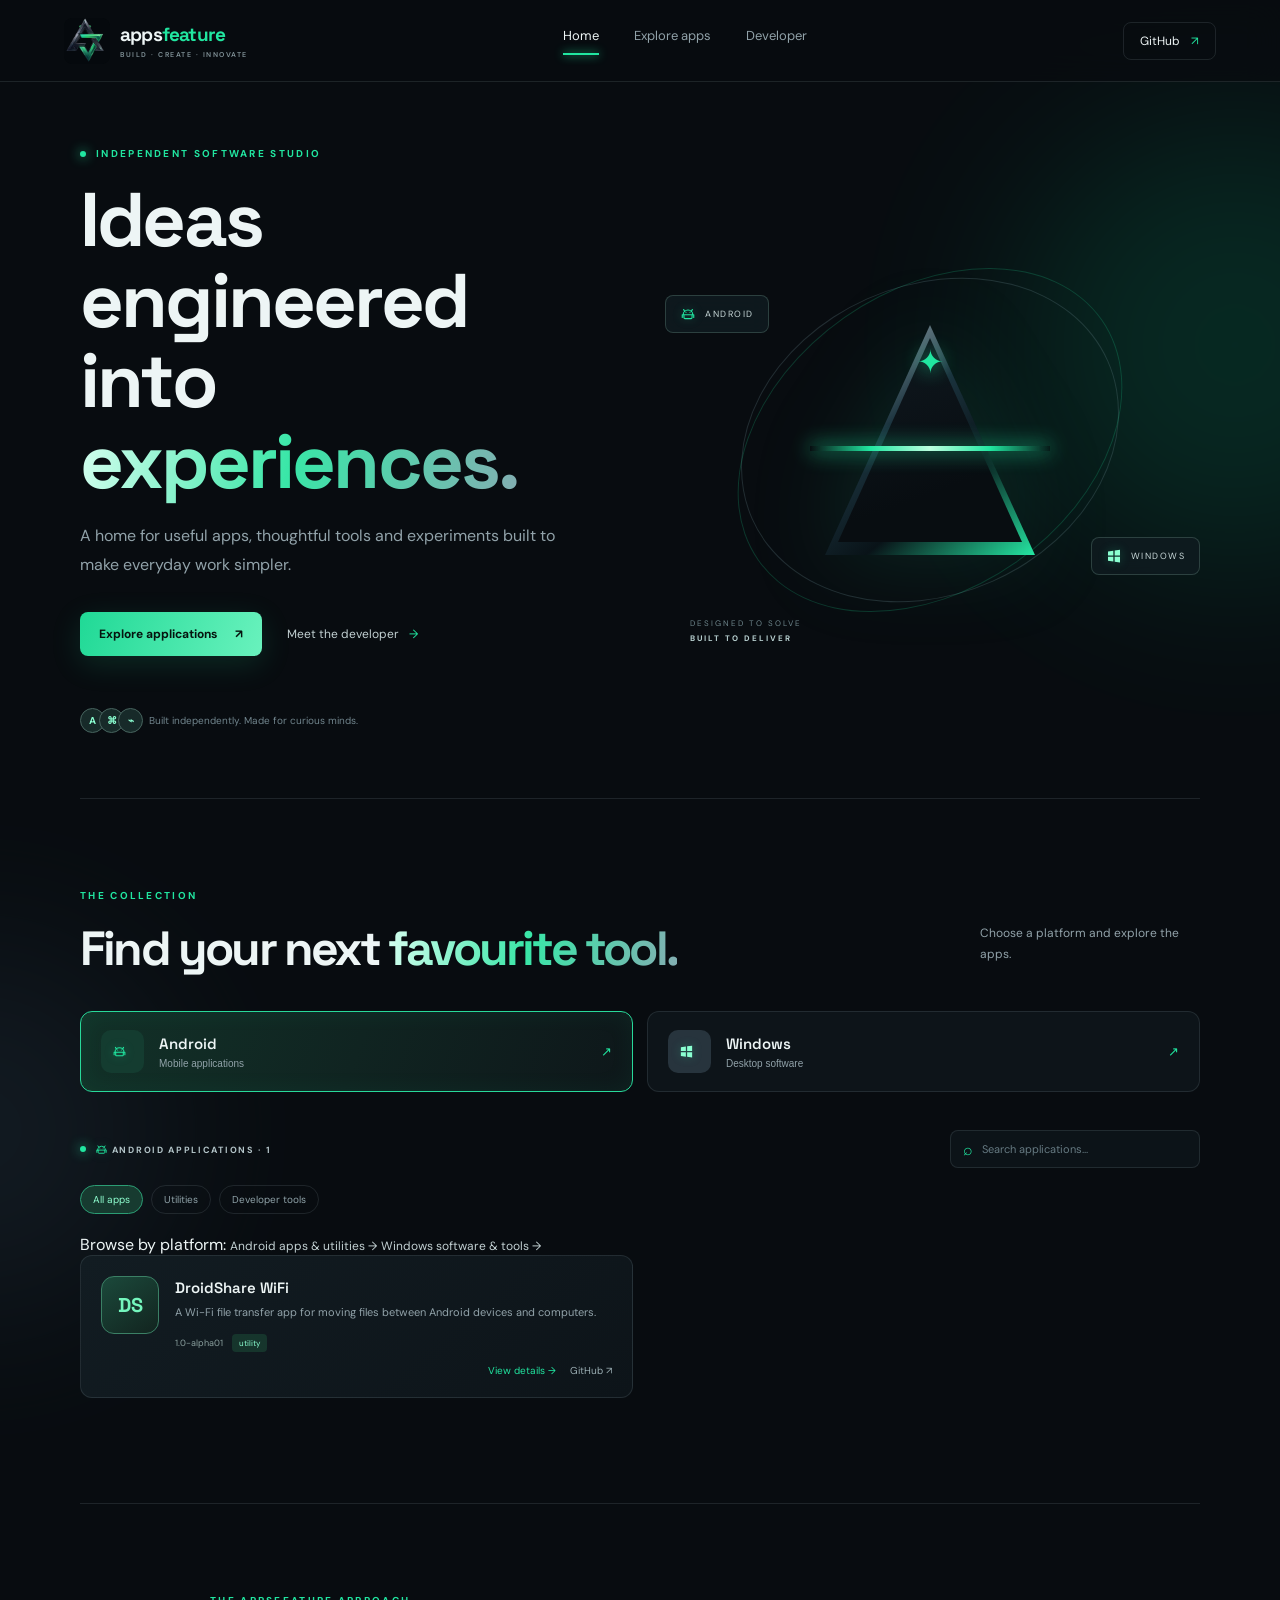
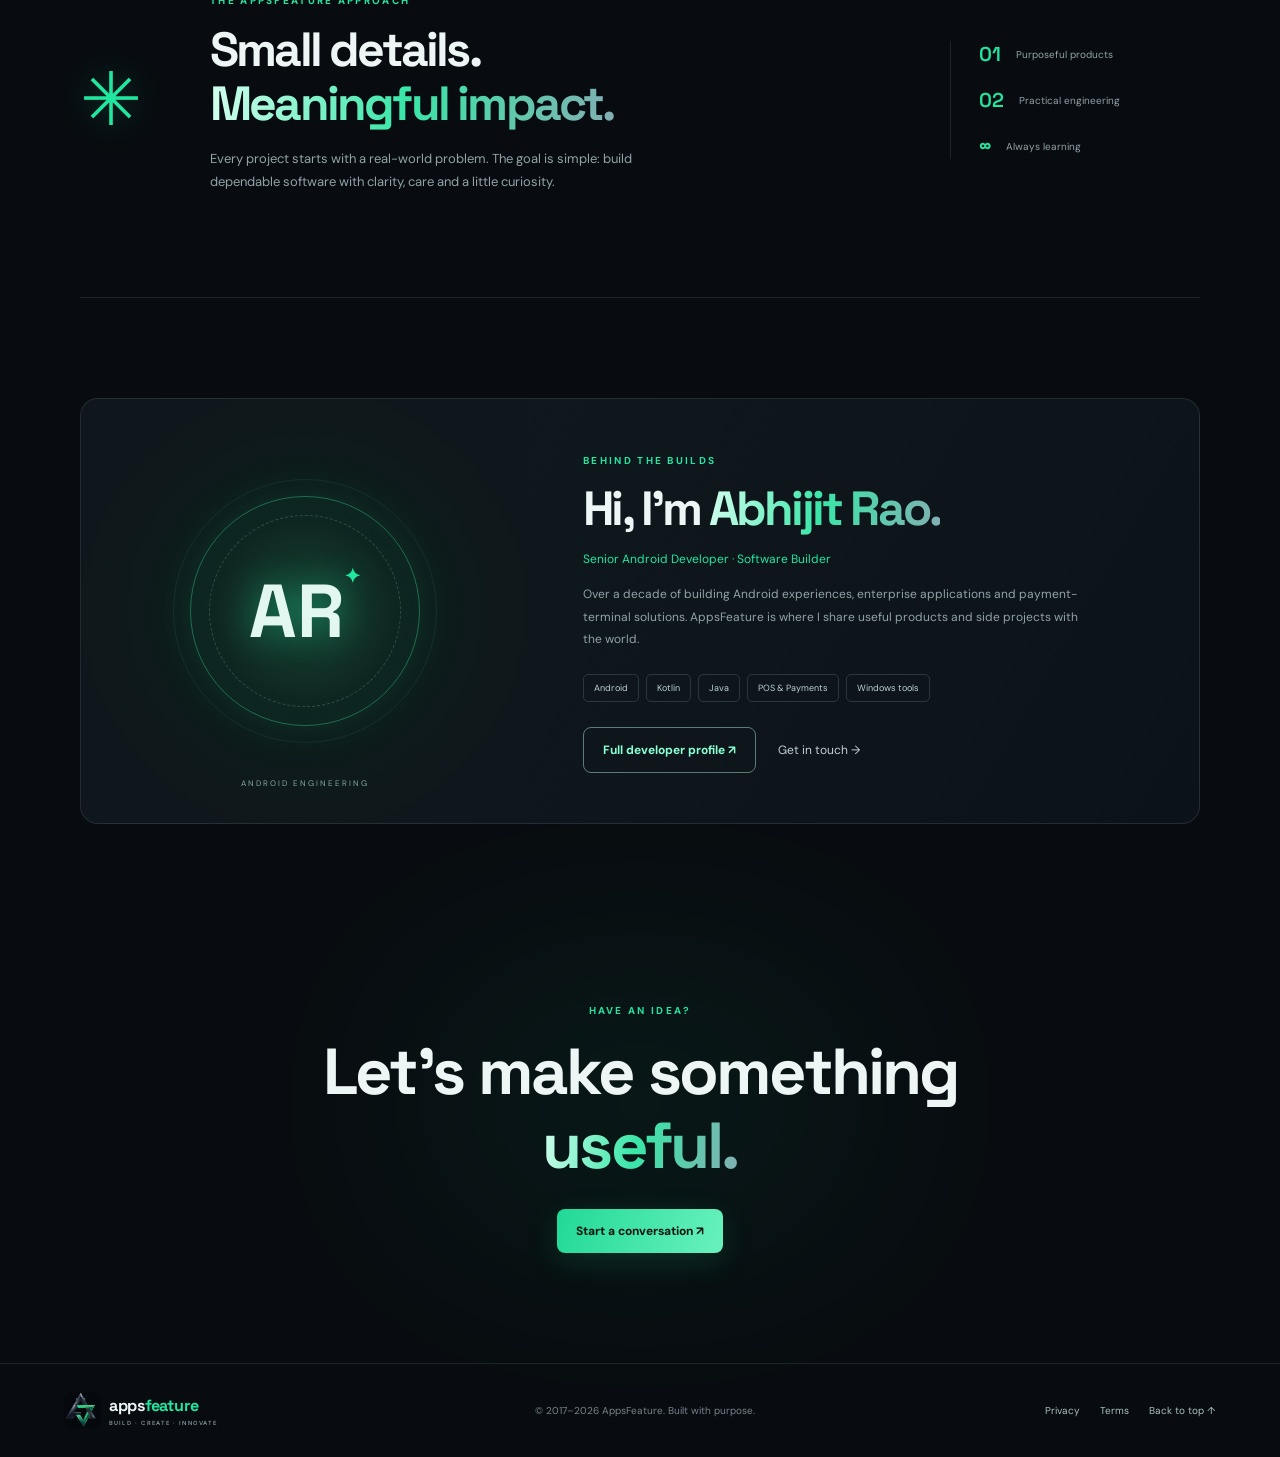
<file: index.html>
<!doctype html>
<html lang="en">
<head>
  <meta charset="utf-8"><meta name="viewport" content="width=device-width,initial-scale=1">
  <meta name="theme-color" content="#080c10"><meta name="description" content="Discover useful Android apps and Windows tools built independently by AppsFeature."><meta name="robots" content="index,follow"><link rel="canonical" href="https://appsfeature.com/"><meta property="og:type" content="website"><meta property="og:title" content="AppsFeature — Android Apps & Windows Tools"><meta property="og:description" content="Discover useful Android apps and Windows tools built independently by AppsFeature."><meta property="og:url" content="https://appsfeature.com/"><meta property="og:site_name" content="AppsFeature">
<meta property="og:image" content="https://appsfeature.com/assets/images/appsfeature-og.jpg"><meta property="og:image:secure_url" content="https://appsfeature.com/assets/images/appsfeature-og.jpg"><meta property="og:image:type" content="image/jpeg"><meta property="og:image:width" content="1200"><meta property="og:image:height" content="630"><meta property="og:image:alt" content="AppsFeature — Android Apps and Windows Tools"><meta name="twitter:image" content="https://appsfeature.com/assets/images/appsfeature-og.jpg"><meta name="twitter:image:alt" content="AppsFeature — Android Apps and Windows Tools"><meta name="twitter:card" content="summary_large_image"><meta name="twitter:title" content="AppsFeature — Android Apps & Windows Tools"><meta name="twitter:description" content="Discover useful Android apps and Windows tools built independently by AppsFeature.">
  <title>AppsFeature — Android Apps & Windows Tools</title>
  <link rel="preconnect" href="https://fonts.googleapis.com"><link rel="preconnect" href="https://fonts.gstatic.com" crossorigin>
  <link href="https://fonts.googleapis.com/css2?family=DM+Sans:wght@400;500;600;700&family=Space+Grotesk:wght@400;500;600;700&display=swap" rel="stylesheet">
  <link rel="icon" type="image/png" sizes="64x64" href="assets/images/favicon.png"><link rel="stylesheet" href="assets/css/style.css">
  <script type="application/ld+json">
  {
    "@context": "https://schema.org",
    "@type": "WebSite",
    "name": "AppsFeature",
    "url": "https://appsfeature.com/",
    "description": "Independent Android apps and Windows tools built by AppsFeature."
  }
  </script>
</head>
<body>
<div class="ambient ambient-one"></div><div class="ambient ambient-two"></div>
<header class="site-header"><a class="brand" href="#home" aria-label="AppsFeature home"><img class="brand-logo" src="assets/images/appsfeature-logo.png" alt="AppsFeature logo" width="46" height="46" decoding="async"><span>apps<span class="brand-accent">feature</span><small>BUILD · CREATE · INNOVATE</small></span></a>
<nav class="desktop-nav" id="primary-navigation"><a class="nav-link active" href="#home">Home</a><a class="nav-link" href="#apps">Explore apps</a><a class="nav-link" href="developer.html">Developer</a></nav>
<a class="header-cta" href="https://github.com/abhijitrao" target="_blank" rel="noreferrer">GitHub <span>↗</span></a><button class="menu-toggle" type="button" aria-label="Open navigation menu" aria-controls="primary-navigation" aria-expanded="false">☰</button></header>
<main id="home">
<section class="hero section-wrap"><div class="hero-copy"><div class="eyebrow"><i></i> INDEPENDENT SOFTWARE STUDIO</div><h1>Ideas engineered<br>into <span class="gradient-text">experiences.</span></h1><p class="hero-lead">A home for useful apps, thoughtful tools and experiments built to make everyday work simpler.</p><div class="hero-actions"><a class="button button-primary" href="#apps">Explore applications <span>↗</span></a><a class="text-link" href="developer.html">Meet the developer <span>→</span></a></div><div class="hero-proof"><div class="proof-avatars"><b>A</b><b>⌘</b><b>⌁</b></div><span>Built independently. Made for curious minds.</span></div></div>
<div class="hero-art" aria-label="Abstract AppsFeature geometric artwork"><div class="orbit orbit-a"></div><div class="orbit orbit-b"></div><div class="hero-core"><div class="core-triangle"></div><div class="core-line"></div><span class="core-spark">✦</span></div><div class="float-chip chip-android"><svg class="platform-brand-icon android-brand-icon" viewBox="0 0 24 24" aria-hidden="true"><path d="M7.2 8.2 5.5 5.4m13 0-1.7 2.8M4.8 13.1c0-4 3.2-7.1 7.2-7.1s7.2 3.1 7.2 7.1H4.8Zm1.1.2v4.1a1.5 1.5 0 0 0 1.5 1.5h9.2a1.5 1.5 0 0 0 1.5-1.5v-4.1M3.4 13.2v4.1m17.2-4.1v4.1M9 9.5h.01M15 9.5h.01"/></svg> ANDROID</div><div class="float-chip chip-windows"><svg class="platform-brand-icon windows-brand-icon" viewBox="0 0 24 24" aria-hidden="true"><path d="m3 5.2 8-1.1v7.2H3V5.2Zm10-1.4 8-1.1v8.6h-8V3.8ZM3 13h8v7.2l-8-1.1V13Zm10 0h8v8.6l-8-1.1V13Z"/></svg> WINDOWS</div><div class="art-caption">DESIGNED TO SOLVE<br><strong>BUILT TO DELIVER</strong></div></div></section>
<section class="platform-section section-wrap" id="apps"><div class="section-heading"><div><div class="eyebrow">THE COLLECTION</div><h2>Find your next <span class="gradient-text">favourite tool.</span></h2></div><p>Choose a platform and explore the apps.</p></div>
<div class="platform-tabs" role="tablist" aria-label="Application platform"><button class="platform-tab selected" role="tab" aria-selected="true" aria-controls="app-grid" tabindex="0" id="platform-android-tab" data-platform="android"><span class="platform-icon android-icon"><svg class="platform-brand-icon android-brand-icon" viewBox="0 0 24 24" aria-hidden="true"><path d="M7.2 8.2 5.5 5.4m13 0-1.7 2.8M4.8 13.1c0-4 3.2-7.1 7.2-7.1s7.2 3.1 7.2 7.1H4.8Zm1.1.2v4.1a1.5 1.5 0 0 0 1.5 1.5h9.2a1.5 1.5 0 0 0 1.5-1.5v-4.1M3.4 13.2v4.1m17.2-4.1v4.1M9 9.5h.01M15 9.5h.01"/></svg></span><span><strong>Android</strong><small>Mobile applications</small></span><span class="tab-arrow">↗</span></button><button class="platform-tab" role="tab" aria-selected="false" aria-controls="app-grid" tabindex="-1" id="platform-windows-tab" data-platform="windows"><span class="platform-icon windows-icon"><svg class="platform-brand-icon windows-brand-icon" viewBox="0 0 24 24" aria-hidden="true"><path d="m3 5.2 8-1.1v7.2H3V5.2Zm10-1.4 8-1.1v8.6h-8V3.8ZM3 13h8v7.2l-8-1.1V13Zm10 0h8v8.6l-8-1.1V13Z"/></svg></span><span><strong>Windows</strong><small>Desktop software</small></span><span class="tab-arrow">↗</span></button></div>
<div class="apps-toolbar"><div><span class="live-dot"></span><span id="result-label">ANDROID APPLICATIONS</span></div><label class="search-box"><span>⌕</span><input id="app-search" type="search" placeholder="Search applications..." aria-label="Search applications"></label></div>
<div class="category-row" id="category-row"><button class="category-chip active" data-category="all">All apps</button><button class="category-chip" data-category="utility">Utilities</button><button class="category-chip" data-category="developer">Developer tools</button></div>
<div class="platform-directory-links" aria-label="Browse platform collections"><span>Browse by platform:</span> <a class="text-link" href="android.html">Android apps & utilities →</a> <a class="text-link" href="windows.html">Windows software & tools →</a></div>
<div class="app-grid" id="app-grid" role="tabpanel" aria-labelledby="platform-android-tab" aria-live="polite" aria-label="Filtered applications"></div><div class="empty-state" id="empty-state" hidden>No apps match your search yet. Try another keyword.</div></section>
<section class="manifesto section-wrap"><div class="manifesto-symbol">✳</div><div><div class="eyebrow">THE APPSFEATURE APPROACH</div><h2>Small details.<br><span class="gradient-text">Meaningful impact.</span></h2><p>Every project starts with a real-world problem. The goal is simple: build dependable software with clarity, care and a little curiosity.</p></div><div class="manifesto-stats"><div><strong>01</strong><span>Purposeful products</span></div><div><strong>02</strong><span>Practical engineering</span></div><div><strong>∞</strong><span>Always learning</span></div></div></section>
<section class="developer-section section-wrap" id="developer"><div class="developer-card"><div class="developer-visual"><div class="developer-ring"></div><div class="developer-monogram">AR<span>✦</span></div><div class="developer-tag">ANDROID ENGINEERING</div></div><div class="developer-copy"><div class="eyebrow">BEHIND THE BUILDS</div><h2>Hi, I'm <span class="gradient-text">Abhijit Rao.</span></h2><p class="developer-role">Senior Android Developer · Software Builder</p><p>Over a decade of building Android experiences, enterprise applications and payment-terminal solutions. AppsFeature is where I share useful products and side projects with the world.</p><div class="skill-list"><span>Android</span><span>Kotlin</span><span>Java</span><span>POS & Payments</span><span>Windows tools</span></div><div class="developer-links"><a class="button button-outline" href="developer.html">Full developer profile ↗</a><a class="text-link" href="mailto:appsfeature@gmail.com">Get in touch →</a></div></div></div></section>
<section class="closing section-wrap"><div class="closing-glow"></div><div class="eyebrow">HAVE AN IDEA?</div><h2>Let's make something<br><span class="gradient-text">useful.</span></h2><a class="button button-primary" href="mailto:appsfeature@gmail.com">Start a conversation ↗</a></section>
</main>
<footer class="site-footer"><a class="brand footer-brand" href="#home"><img class="brand-logo" src="assets/images/appsfeature-logo.png" alt="AppsFeature logo" width="46" height="46" decoding="async"><span>apps<span class="brand-accent">feature</span><small>BUILD · CREATE · INNOVATE</small></span></a><span>© 2017–<span id="year"></span> AppsFeature. Built with purpose.</span><div class="footer-links"><a href="privacy.html">Privacy</a><a href="terms.html">Terms</a><a href="#home">Back to top ↑</a></div></footer>
<script src="assets/js/appsRepository.js"></script><script src="assets/js/main.js"></script>
</body></html>
</file>
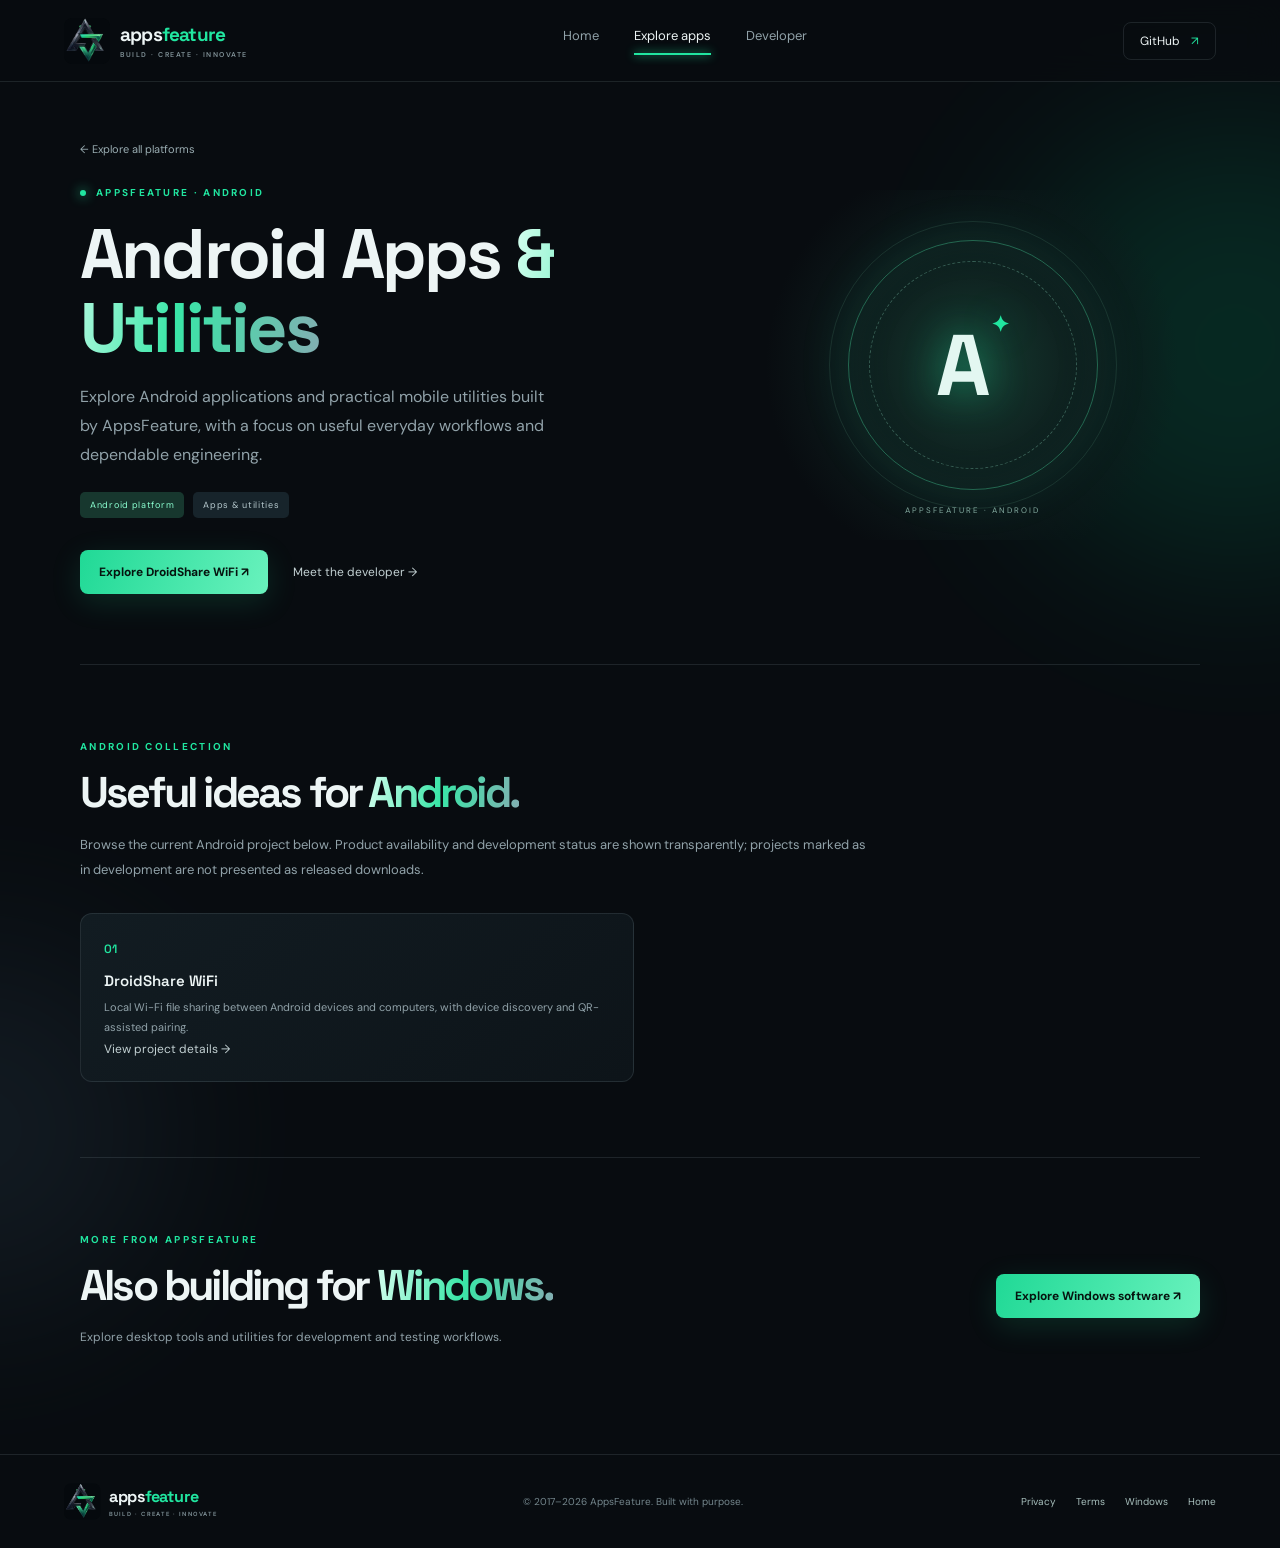
<file: android.html>
<!doctype html>
<html lang="en">
<head>
<meta charset="utf-8"><meta name="viewport" content="width=device-width,initial-scale=1"><meta name="theme-color" content="#080c10">
<meta name="description" content="Explore Android apps and utilities from AppsFeature, including DroidShare WiFi for local-network file sharing between Android devices and computers.">
<meta name="robots" content="index,follow"><link rel="canonical" href="https://appsfeature.com/android.html">
<meta property="og:type" content="website"><meta property="og:title" content="Android Apps & Utilities | AppsFeature"><meta property="og:description" content="Explore Android apps and practical utilities built by AppsFeature. Discover DroidShare WiFi and follow its development."><meta property="og:url" content="https://appsfeature.com/android.html"><meta property="og:site_name" content="AppsFeature"><meta property="og:image" content="https://appsfeature.com/assets/images/appsfeature-og.jpg">
<meta name="twitter:card" content="summary_large_image"><meta name="twitter:title" content="Android Apps & Utilities | AppsFeature"><meta name="twitter:description" content="Explore Android apps and practical utilities built by AppsFeature."><meta name="twitter:image" content="https://appsfeature.com/assets/images/appsfeature-og.jpg">
<title>Android Apps & Utilities | AppsFeature</title>
<link rel="preconnect" href="https://fonts.googleapis.com"><link rel="preconnect" href="https://fonts.gstatic.com" crossorigin><link href="https://fonts.googleapis.com/css2?family=DM+Sans:wght@400;500;600;700&family=Space+Grotesk:wght@400;500;600;700&display=swap" rel="stylesheet"><link rel="icon" type="image/png" sizes="64x64" href="assets/images/favicon.png"><link rel="stylesheet" href="assets/css/style.css">
<script type="application/ld+json">{"@context":"https://schema.org","@type":"CollectionPage","name":"Android Apps & Utilities","url":"https://appsfeature.com/android.html","description":"Android apps and practical utilities built by AppsFeature.","isPartOf":{"@type":"WebSite","name":"AppsFeature","url":"https://appsfeature.com/"},"mainEntity":{"@type":"ItemList","itemListElement":[{"@type":"ListItem","position":1,"name":"DroidShare WiFi","url":"https://appsfeature.com/droidshare-wifi.html"}]}}</script>
</head>
<body>
<div class="ambient ambient-one"></div><div class="ambient ambient-two"></div>
<header class="site-header"><a class="brand" href="index.html" aria-label="AppsFeature home"><img class="brand-logo" src="assets/images/appsfeature-logo.png" alt="AppsFeature logo" width="46" height="46" decoding="async"><span>apps<span class="brand-accent">feature</span><small>BUILD · CREATE · INNOVATE</small></span></a><nav class="desktop-nav" id="primary-navigation"><a class="nav-link" href="index.html">Home</a><a class="nav-link active" href="index.html#apps">Explore apps</a><a class="nav-link" href="developer.html">Developer</a></nav><a class="header-cta" href="https://github.com/abhijitrao" target="_blank" rel="noopener noreferrer">GitHub <span>↗</span></a><button class="menu-toggle" type="button" aria-label="Open navigation menu" aria-controls="primary-navigation" aria-expanded="false">☰</button></header>
<main class="product-page section-wrap">
<section class="product-hero"><div class="product-intro"><a class="back-link" href="index.html#apps">← Explore all platforms</a><div class="eyebrow"><i></i> APPSFEATURE · ANDROID</div><h1>Android Apps <span class="gradient-text">& Utilities</span></h1><p class="hero-lead">Explore Android applications and practical mobile utilities built by AppsFeature, with a focus on useful everyday workflows and dependable engineering.</p><div class="product-status-row"><span class="product-status">Android platform</span><span class="product-platform">Apps & utilities</span></div><div class="hero-actions"><a class="button button-primary" href="droidshare-wifi.html">Explore DroidShare WiFi ↗</a><a class="text-link" href="developer.html">Meet the developer →</a></div></div><div class="product-visual"><div class="product-visual-orbit"></div><div class="product-monogram">A<span>✦</span></div><div class="product-visual-caption">APPSFEATURE · ANDROID</div></div></section>
<section class="product-section"><div class="eyebrow">ANDROID COLLECTION</div><h2>Useful ideas for <span class="gradient-text">Android.</span></h2><p class="product-copy">Browse the current Android project below. Product availability and development status are shown transparently; projects marked as in development are not presented as released downloads.</p><div class="product-feature-grid"><article class="product-feature"><span>01</span><h3>DroidShare WiFi</h3><p>Local Wi-Fi file sharing between Android devices and computers, with device discovery and QR-assisted pairing.</p><a class="text-link" href="droidshare-wifi.html">View project details →</a></article></div></section>
<section class="product-cta"><div><div class="eyebrow">MORE FROM APPSFEATURE</div><h2>Also building for <span class="gradient-text">Windows.</span></h2><p>Explore desktop tools and utilities for development and testing workflows.</p></div><a class="button button-primary" href="windows.html">Explore Windows software ↗</a></section>
</main>
<footer class="site-footer"><a class="brand footer-brand" href="index.html"><img class="brand-logo" src="assets/images/appsfeature-logo.png" alt="AppsFeature logo" width="46" height="46" decoding="async"><span>apps<span class="brand-accent">feature</span><small>BUILD · CREATE · INNOVATE</small></span></a><span>© 2017–<span id="year"></span> AppsFeature. Built with purpose.</span><div class="footer-links"><a href="privacy.html">Privacy</a><a href="terms.html">Terms</a><a href="windows.html">Windows</a><a href="index.html">Home</a></div></footer>
<script>document.getElementById("year").textContent=new Date().getFullYear();const menu=document.querySelector(".menu-toggle"),nav=document.querySelector(".desktop-nav");function closeMenu(){nav.classList.remove("open");menu.setAttribute("aria-expanded","false");menu.setAttribute("aria-label","Open navigation menu")}menu.addEventListener("click",()=>{const open=nav.classList.toggle("open");menu.setAttribute("aria-expanded",String(open));menu.setAttribute("aria-label",open?"Close navigation menu":"Open navigation menu")});nav.querySelectorAll("a").forEach(a=>a.addEventListener("click",closeMenu));document.addEventListener("keydown",e=>{if(e.key==="Escape")closeMenu()});</script>
</body></html>
</file>
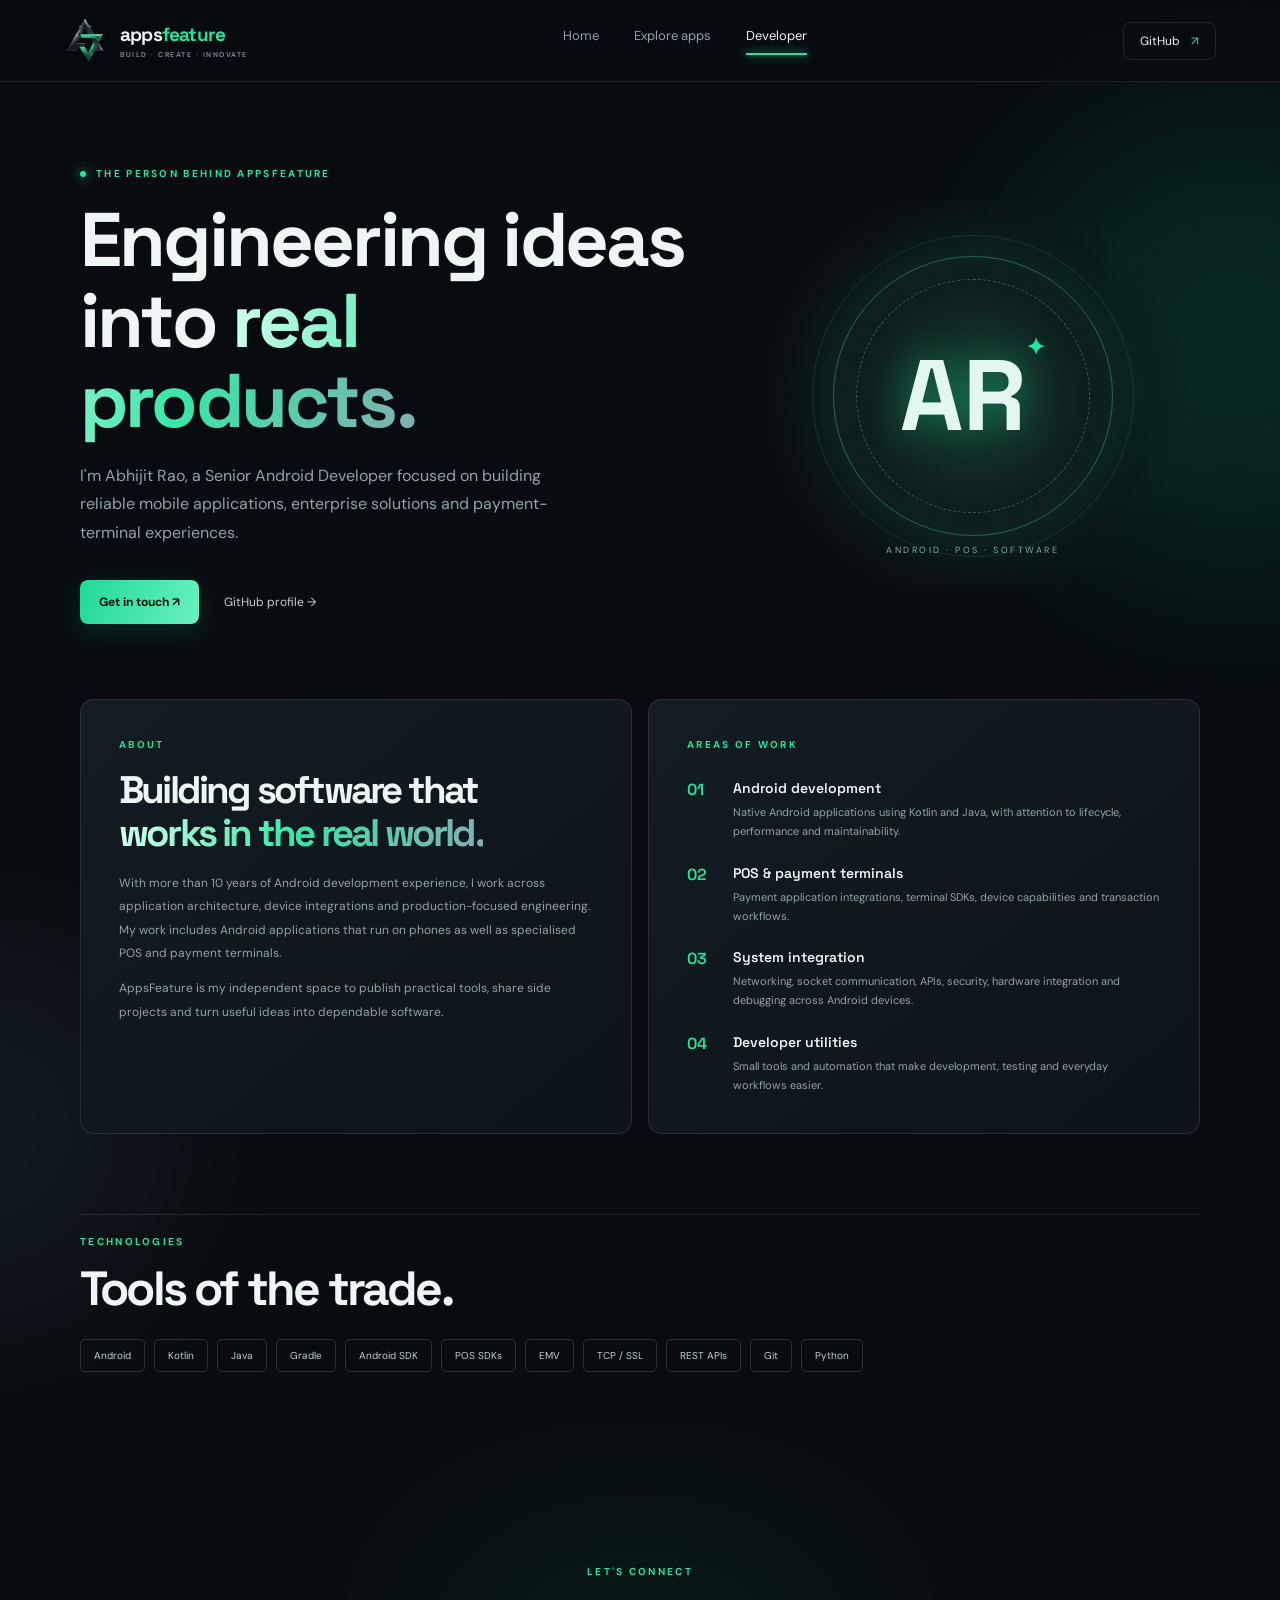
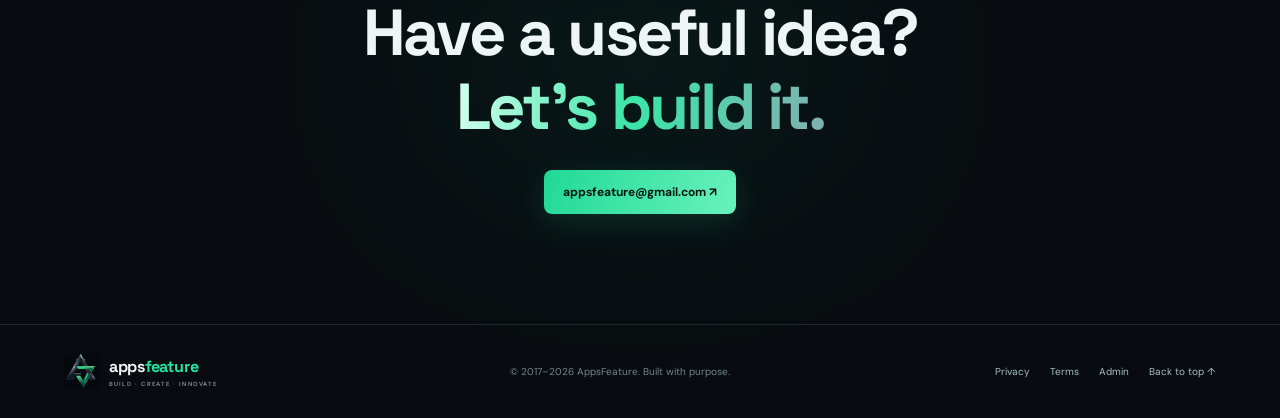
<file: developer.html>
<!doctype html>
<html lang="en">
<head>
  <meta charset="utf-8"><meta name="viewport" content="width=device-width,initial-scale=1">
  <meta name="theme-color" content="#080c10"><meta name="robots" content="index,follow"><link rel="canonical" href="https://appsfeature.com/developer.html"><meta property="og:type" content="profile"><meta property="og:title" content="Abhijit Rao — Senior Android Developer"><meta property="og:description" content="Meet Abhijit Rao, a Senior Android Developer building Android applications, POS software and payment-terminal solutions."><meta property="og:url" content="https://appsfeature.com/developer.html"><meta property="og:site_name" content="AppsFeature">
<meta property="og:image" content="https://appsfeature.com/assets/images/appsfeature-og.jpg"><meta property="og:image:secure_url" content="https://appsfeature.com/assets/images/appsfeature-og.jpg"><meta property="og:image:type" content="image/jpeg"><meta property="og:image:width" content="1200"><meta property="og:image:height" content="630"><meta property="og:image:alt" content="AppsFeature — Android Apps and Windows Tools"><meta name="twitter:image" content="https://appsfeature.com/assets/images/appsfeature-og.jpg"><meta name="twitter:image:alt" content="AppsFeature — Android Apps and Windows Tools"><meta name="twitter:card" content="summary_large_image"><meta name="twitter:title" content="Abhijit Rao — Senior Android Developer"><meta name="twitter:description" content="Meet Abhijit Rao, a Senior Android Developer building Android applications, POS software and payment-terminal solutions.">
  <meta name="description" content="Meet Abhijit Rao — Senior Android Developer building Android, POS and payment-terminal software.">
  <title>Abhijit Rao — Senior Android Developer | AppsFeature</title>
  <link rel="preconnect" href="https://fonts.googleapis.com"><link rel="preconnect" href="https://fonts.gstatic.com" crossorigin>
  <link href="https://fonts.googleapis.com/css2?family=DM+Sans:wght@400;500;600;700&family=Space+Grotesk:wght@400;500;600;700&display=swap" rel="stylesheet">
  <link rel="icon" type="image/png" sizes="64x64" href="assets/images/favicon.png"><link rel="stylesheet" href="assets/css/style.css">
  <script type="application/ld+json">
  {
    "@context": "https://schema.org",
    "@type": "Person",
    "name": "Abhijit Rao",
    "jobTitle": "Senior Android Developer",
    "url": "https://appsfeature.com/developer.html",
    "sameAs": [
      "https://github.com/abhijitrao"
    ],
    "knowsAbout": [
      "Android development",
      "Kotlin",
      "Java",
      "Point of Sale systems",
      "Payment terminal software"
    ]
  }
  </script>
</head>
<body>
<div class="ambient ambient-one"></div><div class="ambient ambient-two"></div>
<header class="site-header">
  <a class="brand" href="index.html" aria-label="AppsFeature home"><img class="brand-logo" src="assets/images/appsfeature-logo.png" alt="AppsFeature logo" width="46" height="46" decoding="async"><span>apps<span class="brand-accent">feature</span><small>BUILD · CREATE · INNOVATE</small></span></a>
  <nav class="desktop-nav" id="primary-navigation"><a class="nav-link" href="index.html">Home</a><a class="nav-link" href="index.html#apps">Explore apps</a><a class="nav-link active" href="developer.html">Developer</a></nav>
  <a class="header-cta" href="https://github.com/abhijitrao" target="_blank" rel="noreferrer">GitHub <span>↗</span></a><button class="menu-toggle" type="button" aria-label="Open navigation menu" aria-controls="primary-navigation" aria-expanded="false">☰</button>
</header>
<main class="profile-page">
  <section class="profile-hero section-wrap">
    <div class="profile-intro">
      <div class="eyebrow"><i></i> THE PERSON BEHIND APPSFEATURE</div>
      <h1>Engineering ideas<br>into <span class="gradient-text">real products.</span></h1>
      <p class="hero-lead">I'm Abhijit Rao, a Senior Android Developer focused on building reliable mobile applications, enterprise solutions and payment-terminal experiences.</p>
      <div class="hero-actions"><a class="button button-primary" href="mailto:appsfeature@gmail.com">Get in touch ↗</a><a class="text-link" href="https://github.com/abhijitrao" target="_blank" rel="noreferrer">GitHub profile →</a></div>
    </div>
    <div class="profile-identity">
      <div class="profile-orbit"></div><div class="profile-initials">AR<span>✦</span></div>
      <div class="profile-identity-caption">ANDROID · POS · SOFTWARE</div>
    </div>
  </section>
  <section class="profile-content section-wrap">
    <article class="profile-panel">
      <div class="eyebrow">ABOUT</div><h2>Building software that<br><span class="gradient-text">works in the real world.</span></h2>
      <p>With more than 10 years of Android development experience, I work across application architecture, device integrations and production-focused engineering. My work includes Android applications that run on phones as well as specialised POS and payment terminals.</p>
      <p>AppsFeature is my independent space to publish practical tools, share side projects and turn useful ideas into dependable software.</p>
    </article>
    <article class="profile-panel">
      <div class="eyebrow">AREAS OF WORK</div><div class="profile-skills">
        <div><span class="skill-index">01</span><div><h3>Android development</h3><p>Native Android applications using Kotlin and Java, with attention to lifecycle, performance and maintainability.</p></div></div>
        <div><span class="skill-index">02</span><div><h3>POS & payment terminals</h3><p>Payment application integrations, terminal SDKs, device capabilities and transaction workflows.</p></div></div>
        <div><span class="skill-index">03</span><div><h3>System integration</h3><p>Networking, socket communication, APIs, security, hardware integration and debugging across Android devices.</p></div></div>
        <div><span class="skill-index">04</span><div><h3>Developer utilities</h3><p>Small tools and automation that make development, testing and everyday workflows easier.</p></div></div>
      </div>
    </article>
  </section>
  <section class="profile-stack section-wrap">
    <div><div class="eyebrow">TECHNOLOGIES</div><h2>Tools of the trade.</h2></div>
    <div class="skill-list"><span>Android</span><span>Kotlin</span><span>Java</span><span>Gradle</span><span>Android SDK</span><span>POS SDKs</span><span>EMV</span><span>TCP / SSL</span><span>REST APIs</span><span>Git</span><span>Python</span></div>
  </section>
  <section class="closing section-wrap"><div class="closing-glow"></div><div class="eyebrow">LET'S CONNECT</div><h2>Have a useful idea?<br><span class="gradient-text">Let's build it.</span></h2><a class="button button-primary" href="mailto:appsfeature@gmail.com">appsfeature@gmail.com ↗</a></section>
</main>
<footer class="site-footer"><a class="brand footer-brand" href="index.html"><img class="brand-logo" src="assets/images/appsfeature-logo.png" alt="AppsFeature logo" width="46" height="46" decoding="async"><span>apps<span class="brand-accent">feature</span><small>BUILD · CREATE · INNOVATE</small></span></a><span>© 2017–<span id="year"></span> AppsFeature. Built with purpose.</span><div class="footer-links"><a href="privacy.html">Privacy</a><a href="terms.html">Terms</a><a href="https://admin.appsfeature.com/admin.html">Admin</a><a href="#">Back to top ↑</a></div></footer>
<script>document.getElementById("year").textContent=new Date().getFullYear();const menu=document.querySelector(".menu-toggle"),nav=document.querySelector(".desktop-nav");function closeMenu(){nav.classList.remove("open");menu.setAttribute("aria-expanded","false");menu.setAttribute("aria-label","Open navigation menu")}menu.addEventListener("click",()=>{const open=nav.classList.toggle("open");menu.setAttribute("aria-expanded",String(open));menu.setAttribute("aria-label",open?"Close navigation menu":"Open navigation menu")});nav.querySelectorAll("a").forEach(a=>a.addEventListener("click",closeMenu));document.addEventListener("keydown",e=>{if(e.key==="Escape")closeMenu()});</script>
</body></html>
</file>
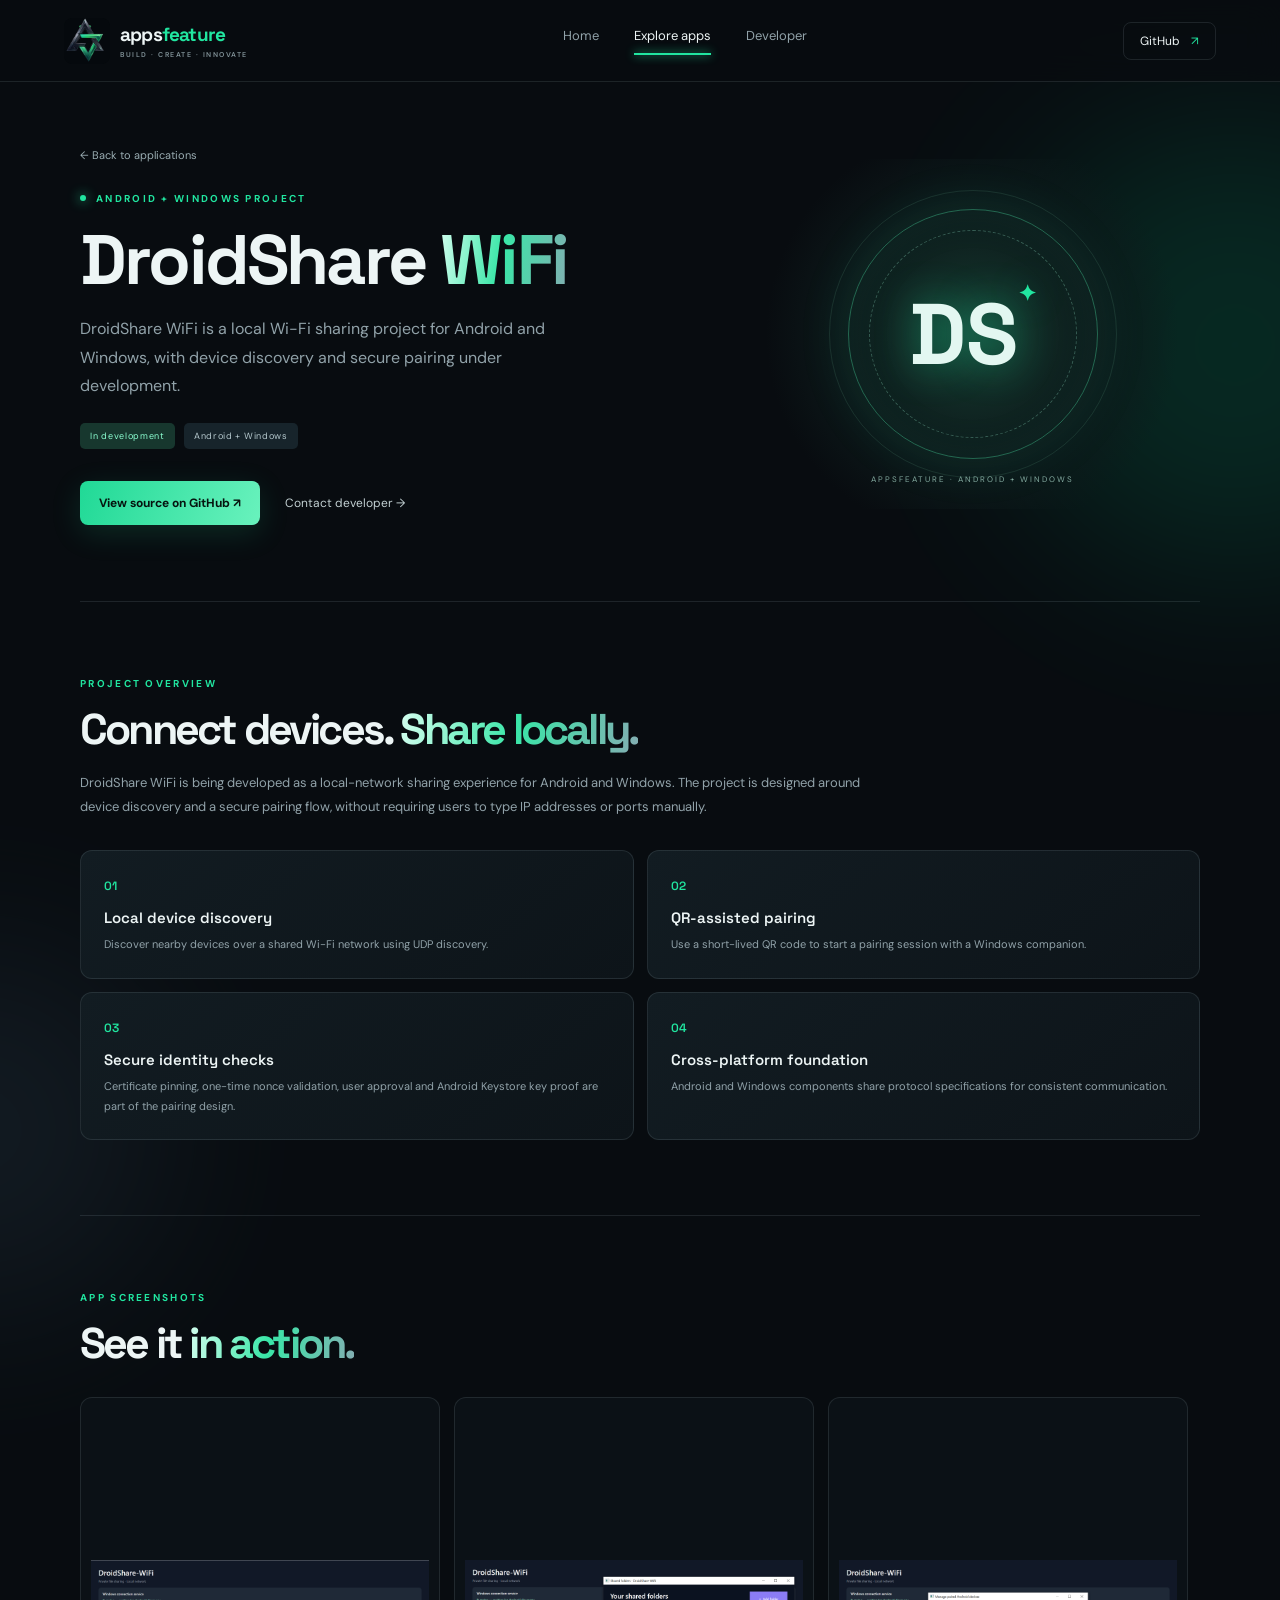
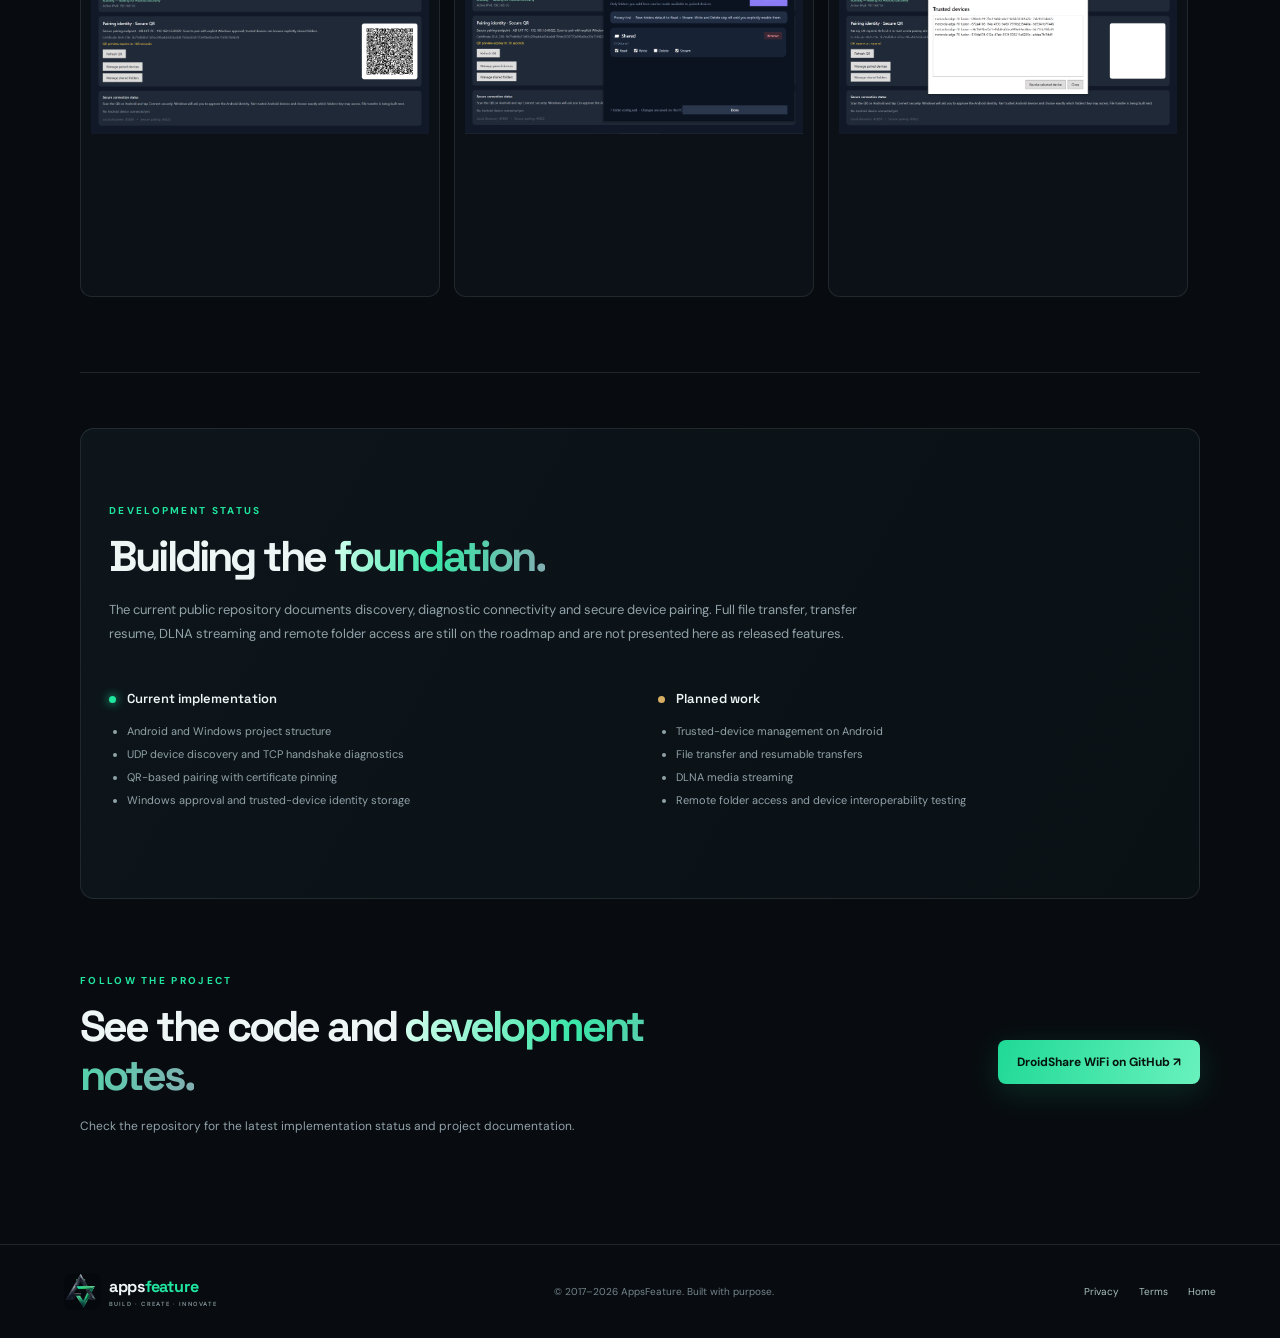
<file: droidshare-wifi.html>
<!doctype html>
<html lang="en">
<head>
<meta charset="utf-8"><meta name="viewport" content="width=device-width,initial-scale=1"><meta name="theme-color" content="#080c10">
<meta name="description" content="DroidShare WiFi helps transfer files between Android and Windows over your local Wi-Fi network, with QR-assisted pairing and resumable transfers."><meta name="robots" content="index,follow">
<link rel="canonical" href="https://appsfeature.com/droidshare-wifi.html"><meta property="og:type" content="website"><meta property="og:title" content="DroidShare WiFi — AppsFeature"><meta property="og:description" content="Transfer files between Android and Windows over local Wi-Fi with QR-assisted pairing and resumable transfers."><meta property="og:url" content="https://appsfeature.com/droidshare-wifi.html"><meta property="og:site_name" content="AppsFeature">
<meta property="og:image" content="https://appsfeature.com/assets/images/appsfeature-og.jpg"><meta property="og:image:secure_url" content="https://appsfeature.com/assets/images/appsfeature-og.jpg"><meta property="og:image:type" content="image/jpeg"><meta property="og:image:width" content="1200"><meta property="og:image:height" content="630"><meta property="og:image:alt" content="AppsFeature — Android Apps and Windows Tools"><meta name="twitter:image" content="https://appsfeature.com/assets/images/appsfeature-og.jpg"><meta name="twitter:image:alt" content="AppsFeature — Android Apps and Windows Tools"><meta name="twitter:card" content="summary_large_image"><meta name="twitter:title" content="DroidShare WiFi — AppsFeature"><meta name="twitter:description" content="Transfer files between Android and Windows over local Wi-Fi with QR-assisted pairing and resumable transfers.">
<title>DroidShare WiFi — Android & Windows File Transfer | AppsFeature</title>
<script type="application/ld+json">{"@context":"https://schema.org","@type":"WebPage","name":"DroidShare WiFi — Android & Windows File Transfer","url":"https://appsfeature.com/droidshare-wifi.html","description":"Transfer files between Android and Windows over local Wi-Fi with QR-assisted pairing and resumable transfers.","isPartOf":{"@type":"WebSite","name":"AppsFeature","url":"https://appsfeature.com/"}}</script>
<link rel="preconnect" href="https://fonts.googleapis.com"><link rel="preconnect" href="https://fonts.gstatic.com" crossorigin><link href="https://fonts.googleapis.com/css2?family=DM+Sans:wght@400;500;600;700&family=Space+Grotesk:wght@400;500;600;700&display=swap" rel="stylesheet"><link rel="icon" type="image/png" sizes="64x64" href="assets/images/favicon.png"><link rel="stylesheet" href="assets/css/style.css">
</head>
<body><div class="ambient ambient-one"></div><div class="ambient ambient-two"></div>
<header class="site-header"><a class="brand" href="index.html" aria-label="AppsFeature home"><img class="brand-logo" src="assets/images/appsfeature-logo.png" alt="AppsFeature logo" width="46" height="46" decoding="async"><span>apps<span class="brand-accent">feature</span><small>BUILD · CREATE · INNOVATE</small></span></a><nav class="desktop-nav" id="primary-navigation"><a class="nav-link" href="index.html">Home</a><a class="nav-link active" href="index.html#apps">Explore apps</a><a class="nav-link" href="developer.html">Developer</a></nav><a class="header-cta" href="https://github.com/abhijitrao" target="_blank" rel="noopener noreferrer">GitHub <span>↗</span></a><button class="menu-toggle" type="button" aria-label="Open navigation menu" aria-controls="primary-navigation" aria-expanded="false">☰</button></header>
<main class="product-page section-wrap">
<section class="product-hero"><div class="product-intro"><a class="back-link" href="index.html#apps">← Back to applications</a><div class="eyebrow"><i></i> ANDROID + WINDOWS PROJECT</div><h1>DroidShare <span class="gradient-text">WiFi</span></h1><p class="hero-lead">DroidShare WiFi is a local Wi-Fi sharing project for Android and Windows, with device discovery and secure pairing under development.</p><div class="product-status-row"><span class="product-status">In development</span><span class="product-platform">Android + Windows</span></div><div class="hero-actions"><a class="button button-primary" href="https://github.com/abhijitrao/DroidShare-WiFi" target="_blank" rel="noopener noreferrer">View source on GitHub ↗</a><a class="text-link" href="mailto:appsfeature@gmail.com">Contact developer →</a></div></div><div class="product-visual"><div class="product-visual-orbit"></div><div class="product-monogram">DS<span>✦</span></div><div class="product-visual-caption">APPSFEATURE · ANDROID + WINDOWS</div></div></section>
<section class="product-section"><div class="eyebrow">PROJECT OVERVIEW</div><h2>Connect devices. <span class="gradient-text">Share locally.</span></h2><p class="product-copy">DroidShare WiFi is being developed as a local-network sharing experience for Android and Windows. The project is designed around device discovery and a secure pairing flow, without requiring users to type IP addresses or ports manually.</p><div class="product-feature-grid"><article class="product-feature"><span>01</span><h3>Local device discovery</h3><p>Discover nearby devices over a shared Wi-Fi network using UDP discovery.</p></article><article class="product-feature"><span>02</span><h3>QR-assisted pairing</h3><p>Use a short-lived QR code to start a pairing session with a Windows companion.</p></article><article class="product-feature"><span>03</span><h3>Secure identity checks</h3><p>Certificate pinning, one-time nonce validation, user approval and Android Keystore key proof are part of the pairing design.</p></article><article class="product-feature"><span>04</span><h3>Cross-platform foundation</h3><p>Android and Windows components share protocol specifications for consistent communication.</p></article></div></section>
<section class="product-section screenshot-section" data-screenshots data-platform="android" data-app-id="droidshare-wifi" hidden>
<div class="eyebrow">APP SCREENSHOTS</div><h2>See it <span class="gradient-text">in action.</span></h2>
<div class="screenshot-gallery" aria-label="Application screenshots"></div>
<dialog class="screenshot-viewer" aria-label="Screenshot preview">
<button class="screenshot-viewer-close" type="button" aria-label="Close preview">×</button>
<button class="screenshot-viewer-previous" type="button" aria-label="Previous screenshot">‹</button>
<img class="screenshot-viewer-image" alt="">
<button class="screenshot-viewer-next" type="button" aria-label="Next screenshot">›</button>
</dialog>
</section>
<section class="product-section product-status-panel"><div class="eyebrow">DEVELOPMENT STATUS</div><h2>Building the <span class="gradient-text">foundation.</span></h2><p class="product-copy">The current public repository documents discovery, diagnostic connectivity and secure device pairing. Full file transfer, transfer resume, DLNA streaming and remote folder access are still on the roadmap and are not presented here as released features.</p><div class="status-columns"><div><h3><span class="status-dot complete"></span> Current implementation</h3><ul><li>Android and Windows project structure</li><li>UDP device discovery and TCP handshake diagnostics</li><li>QR-based pairing with certificate pinning</li><li>Windows approval and trusted-device identity storage</li></ul></div><div><h3><span class="status-dot planned"></span> Planned work</h3><ul><li>Trusted-device management on Android</li><li>File transfer and resumable transfers</li><li>DLNA media streaming</li><li>Remote folder access and device interoperability testing</li></ul></div></div></section>
<section class="product-cta"><div><div class="eyebrow">FOLLOW THE PROJECT</div><h2>See the code and <span class="gradient-text">development notes.</span></h2><p>Check the repository for the latest implementation status and project documentation.</p></div><a class="button button-primary" href="https://github.com/abhijitrao/DroidShare-WiFi" target="_blank" rel="noopener noreferrer">DroidShare WiFi on GitHub ↗</a></section>
</main>
<footer class="site-footer"><a class="brand footer-brand" href="index.html"><img class="brand-logo" src="assets/images/appsfeature-logo.png" alt="AppsFeature logo" width="46" height="46" decoding="async"><span>apps<span class="brand-accent">feature</span><small>BUILD · CREATE · INNOVATE</small></span></a><span>© 2017–<span id="year"></span> AppsFeature. Built with purpose.</span><div class="footer-links"><a href="privacy.html">Privacy</a><a href="terms.html">Terms</a><a href="index.html">Home</a></div></footer>
<script>document.getElementById("year").textContent=new Date().getFullYear();const menu=document.querySelector(".menu-toggle"),nav=document.querySelector(".desktop-nav");function closeMenu(){nav.classList.remove("open");menu.setAttribute("aria-expanded","false");menu.setAttribute("aria-label","Open navigation menu")}menu.addEventListener("click",()=>{const open=nav.classList.toggle("open");menu.setAttribute("aria-expanded",String(open));menu.setAttribute("aria-label",open?"Close navigation menu":"Open navigation menu")});nav.querySelectorAll("a").forEach(a=>a.addEventListener("click",closeMenu));document.addEventListener("keydown",e=>{if(e.key==="Escape")closeMenu()});</script><script src="assets/js/appsRepository.js"></script><script src="assets/js/appScreenshots.js"></script></body></html>
</file>
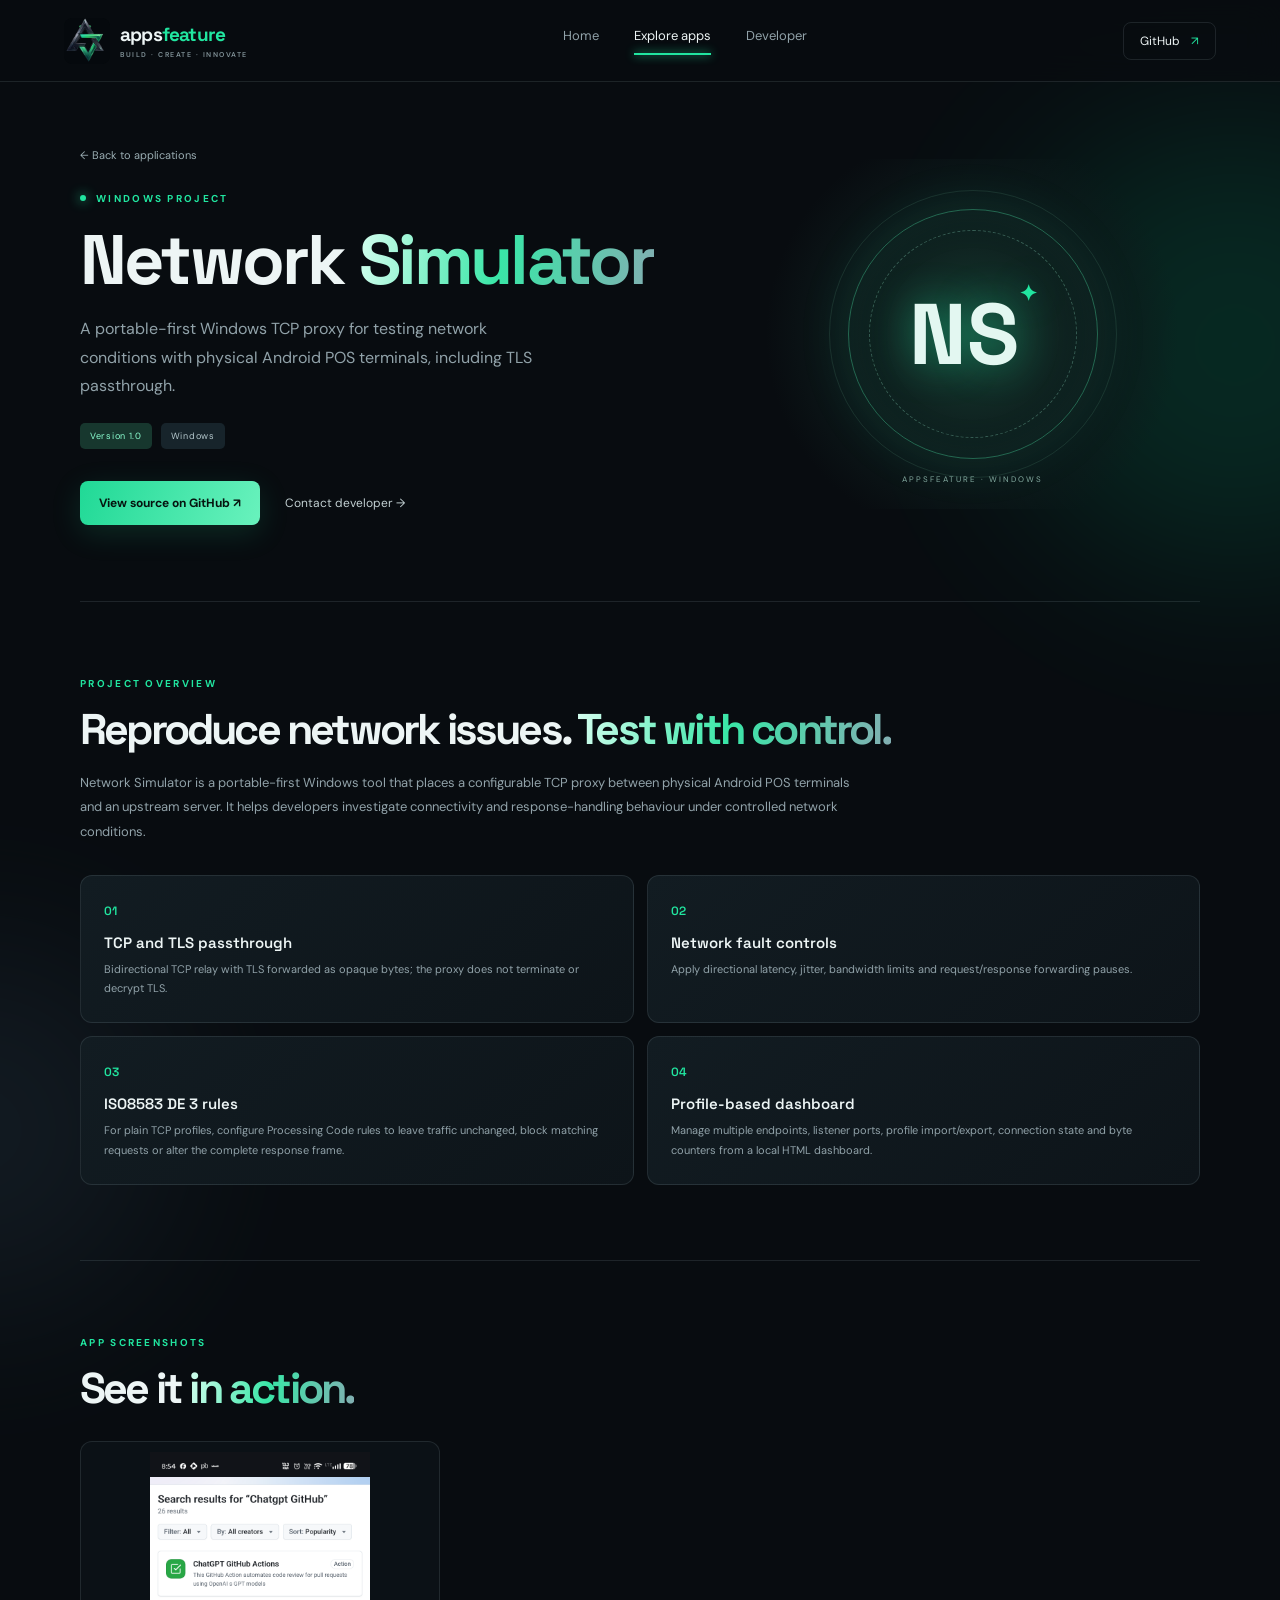
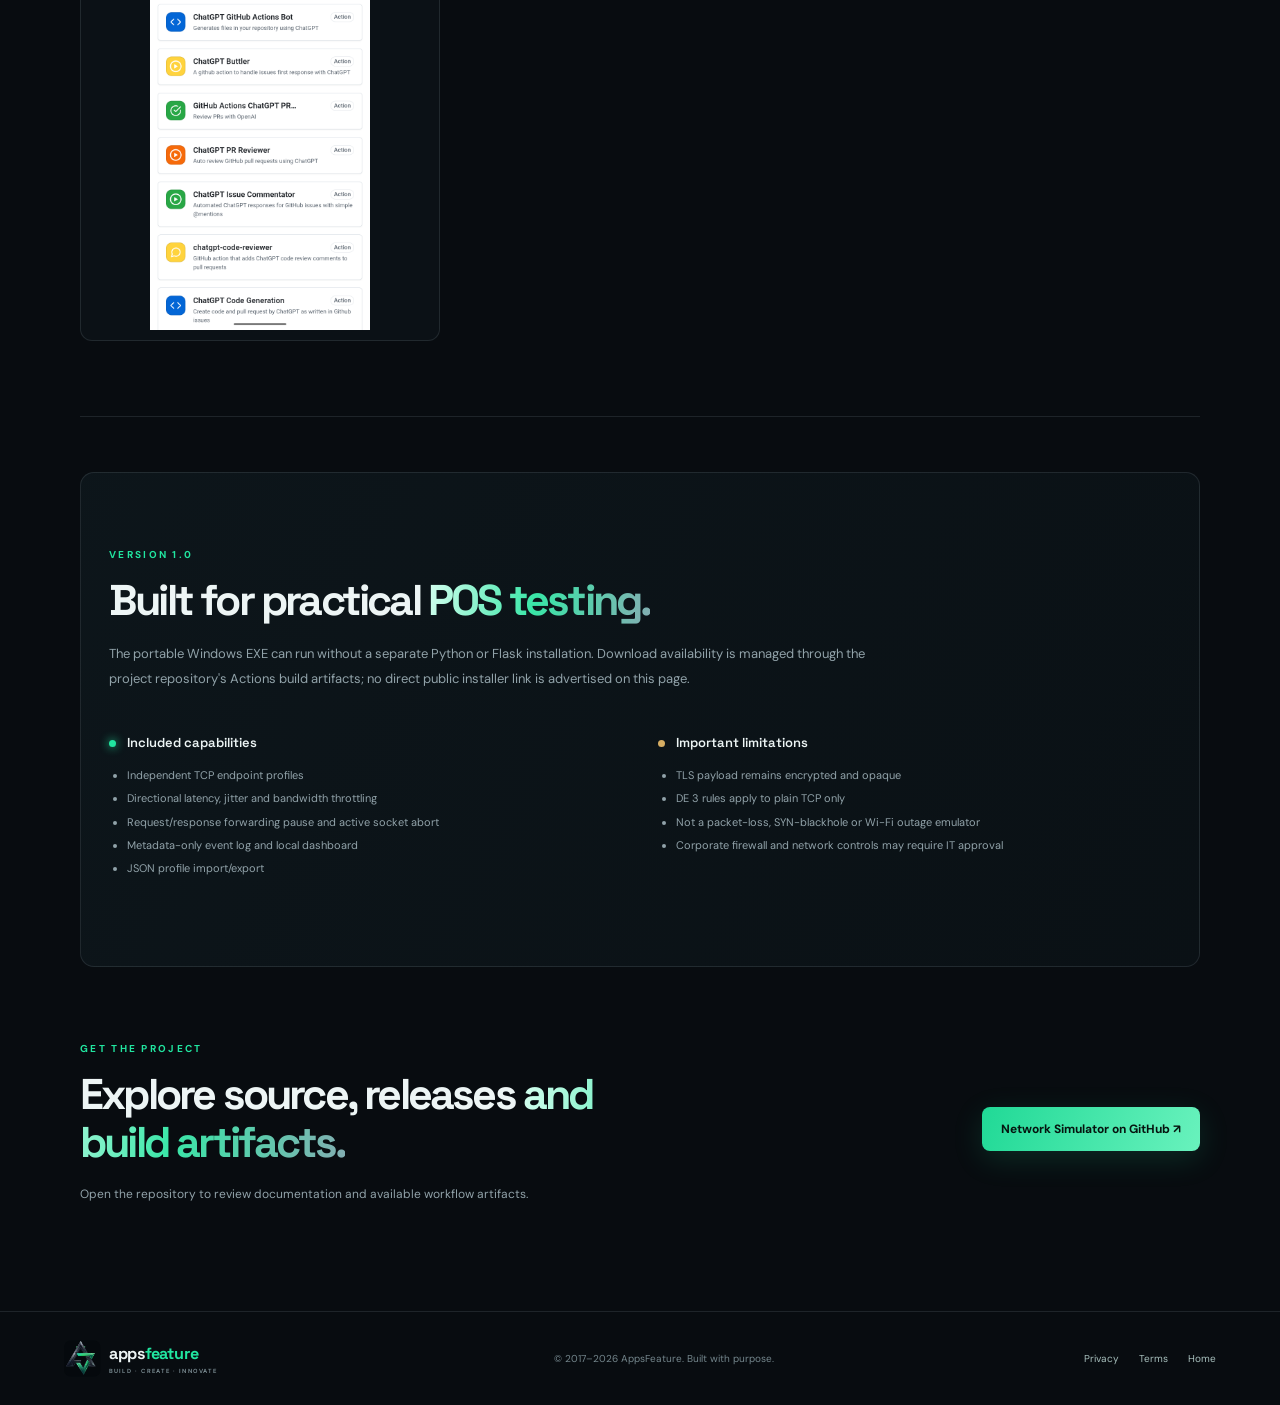
<file: network-simulator.html>
<!doctype html>
<html lang="en">
<head>
<meta charset="utf-8"><meta name="viewport" content="width=device-width,initial-scale=1"><meta name="theme-color" content="#080c10">
<meta name="description" content="Test Android POS terminal connectivity with a Windows TCP proxy. Simulate latency, bandwidth limits and response delays, with TLS passthrough."><meta name="robots" content="index,follow">
<link rel="canonical" href="https://appsfeature.com/network-simulator.html"><meta property="og:type" content="website"><meta property="og:title" content="Network Simulator — AppsFeature"><meta property="og:description" content="Test Android POS terminal connectivity with a Windows TCP proxy. Simulate latency, bandwidth limits and response delays, with TLS passthrough."><meta property="og:url" content="https://appsfeature.com/network-simulator.html"><meta property="og:site_name" content="AppsFeature">
<meta property="og:image" content="https://appsfeature.com/assets/images/appsfeature-og.jpg"><meta property="og:image:secure_url" content="https://appsfeature.com/assets/images/appsfeature-og.jpg"><meta property="og:image:type" content="image/jpeg"><meta property="og:image:width" content="1200"><meta property="og:image:height" content="630"><meta property="og:image:alt" content="AppsFeature — Android Apps and Windows Tools"><meta name="twitter:image" content="https://appsfeature.com/assets/images/appsfeature-og.jpg"><meta name="twitter:image:alt" content="AppsFeature — Android Apps and Windows Tools"><meta name="twitter:card" content="summary_large_image"><meta name="twitter:title" content="Network Simulator — AppsFeature"><meta name="twitter:description" content="Test Android POS terminal connectivity with a Windows TCP proxy. Simulate latency, bandwidth limits and response delays, with TLS passthrough.">
<title>Network Simulator — Windows TCP Testing Tool | AppsFeature</title>
<script type="application/ld+json">{"@context":"https://schema.org","@type":"SoftwareApplication","name":"Network Simulator","applicationCategory":"DeveloperApplication","operatingSystem":"Windows","softwareVersion":"1.0","url":"https://appsfeature.com/network-simulator.html","description":"A Windows TCP proxy for testing Android POS terminal connectivity with configurable latency, bandwidth limits, request and response forwarding controls, and TLS passthrough.","publisher":{"@type":"Organization","name":"AppsFeature","url":"https://appsfeature.com/"}}</script>
<link rel="preconnect" href="https://fonts.googleapis.com"><link rel="preconnect" href="https://fonts.gstatic.com" crossorigin><link href="https://fonts.googleapis.com/css2?family=DM+Sans:wght@400;500;600;700&family=Space+Grotesk:wght@400;500;600;700&display=swap" rel="stylesheet"><link rel="icon" type="image/png" sizes="64x64" href="assets/images/favicon.png"><link rel="stylesheet" href="assets/css/style.css">
</head>
<body><div class="ambient ambient-one"></div><div class="ambient ambient-two"></div>
<header class="site-header"><a class="brand" href="index.html" aria-label="AppsFeature home"><img class="brand-logo" src="assets/images/appsfeature-logo.png" alt="AppsFeature logo" width="46" height="46" decoding="async"><span>apps<span class="brand-accent">feature</span><small>BUILD · CREATE · INNOVATE</small></span></a><nav class="desktop-nav" id="primary-navigation"><a class="nav-link" href="index.html">Home</a><a class="nav-link active" href="index.html#apps">Explore apps</a><a class="nav-link" href="developer.html">Developer</a></nav><a class="header-cta" href="https://github.com/abhijitrao" target="_blank" rel="noopener noreferrer">GitHub <span>↗</span></a><button class="menu-toggle" type="button" aria-label="Open navigation menu" aria-controls="primary-navigation" aria-expanded="false">☰</button></header>
<main class="product-page section-wrap">
<section class="product-hero"><div class="product-intro"><a class="back-link" href="index.html#apps">← Back to applications</a><div class="eyebrow"><i></i> WINDOWS PROJECT</div><h1>Network <span class="gradient-text">Simulator</span></h1><p class="hero-lead">A portable-first Windows TCP proxy for testing network conditions with physical Android POS terminals, including TLS passthrough.</p><div class="product-status-row"><span class="product-status">Version 1.0</span><span class="product-platform">Windows</span></div><div class="hero-actions"><a class="button button-primary" href="https://github.com/abhijitrao/NetworkSimulator" target="_blank" rel="noopener noreferrer">View source on GitHub ↗</a><a class="text-link" href="mailto:appsfeature@gmail.com">Contact developer →</a></div></div><div class="product-visual"><div class="product-visual-orbit"></div><div class="product-monogram">NS<span>✦</span></div><div class="product-visual-caption">APPSFEATURE · WINDOWS</div></div></section>
<section class="product-section"><div class="eyebrow">PROJECT OVERVIEW</div><h2>Reproduce network issues. <span class="gradient-text">Test with control.</span></h2><p class="product-copy">Network Simulator is a portable-first Windows tool that places a configurable TCP proxy between physical Android POS terminals and an upstream server. It helps developers investigate connectivity and response-handling behaviour under controlled network conditions.</p><div class="product-feature-grid"><article class="product-feature"><span>01</span><h3>TCP and TLS passthrough</h3><p>Bidirectional TCP relay with TLS forwarded as opaque bytes; the proxy does not terminate or decrypt TLS.</p></article><article class="product-feature"><span>02</span><h3>Network fault controls</h3><p>Apply directional latency, jitter, bandwidth limits and request/response forwarding pauses.</p></article><article class="product-feature"><span>03</span><h3>ISO8583 DE 3 rules</h3><p>For plain TCP profiles, configure Processing Code rules to leave traffic unchanged, block matching requests or alter the complete response frame.</p></article><article class="product-feature"><span>04</span><h3>Profile-based dashboard</h3><p>Manage multiple endpoints, listener ports, profile import/export, connection state and byte counters from a local HTML dashboard.</p></article></div></section>
<section class="product-section screenshot-section" data-screenshots data-platform="windows" data-app-id="network-simulator" hidden>
<div class="eyebrow">APP SCREENSHOTS</div><h2>See it <span class="gradient-text">in action.</span></h2>
<div class="screenshot-gallery" aria-label="Application screenshots"></div>
<dialog class="screenshot-viewer" aria-label="Screenshot preview">
<button class="screenshot-viewer-close" type="button" aria-label="Close preview">×</button>
<button class="screenshot-viewer-previous" type="button" aria-label="Previous screenshot">‹</button>
<img class="screenshot-viewer-image" alt="">
<button class="screenshot-viewer-next" type="button" aria-label="Next screenshot">›</button>
</dialog>
</section>
<section class="product-section product-status-panel"><div class="eyebrow">VERSION 1.0</div><h2>Built for practical <span class="gradient-text">POS testing.</span></h2><p class="product-copy">The portable Windows EXE can run without a separate Python or Flask installation. Download availability is managed through the project repository's Actions build artifacts; no direct public installer link is advertised on this page.</p><div class="status-columns"><div><h3><span class="status-dot complete"></span> Included capabilities</h3><ul><li>Independent TCP endpoint profiles</li><li>Directional latency, jitter and bandwidth throttling</li><li>Request/response forwarding pause and active socket abort</li><li>Metadata-only event log and local dashboard</li><li>JSON profile import/export</li></ul></div><div><h3><span class="status-dot planned"></span> Important limitations</h3><ul><li>TLS payload remains encrypted and opaque</li><li>DE 3 rules apply to plain TCP only</li><li>Not a packet-loss, SYN-blackhole or Wi-Fi outage emulator</li><li>Corporate firewall and network controls may require IT approval</li></ul></div></div></section>
<section class="product-cta"><div><div class="eyebrow">GET THE PROJECT</div><h2>Explore source, releases <span class="gradient-text">and build artifacts.</span></h2><p>Open the repository to review documentation and available workflow artifacts.</p></div><a class="button button-primary" href="https://github.com/abhijitrao/NetworkSimulator" target="_blank" rel="noopener noreferrer">Network Simulator on GitHub ↗</a></section>
</main>
<footer class="site-footer"><a class="brand footer-brand" href="index.html"><img class="brand-logo" src="assets/images/appsfeature-logo.png" alt="AppsFeature logo" width="46" height="46" decoding="async"><span>apps<span class="brand-accent">feature</span><small>BUILD · CREATE · INNOVATE</small></span></a><span>© 2017–<span id="year"></span> AppsFeature. Built with purpose.</span><div class="footer-links"><a href="privacy.html">Privacy</a><a href="terms.html">Terms</a><a href="index.html">Home</a></div></footer>
<script>document.getElementById("year").textContent=new Date().getFullYear();const menu=document.querySelector(".menu-toggle"),nav=document.querySelector(".desktop-nav");function closeMenu(){nav.classList.remove("open");menu.setAttribute("aria-expanded","false");menu.setAttribute("aria-label","Open navigation menu")}menu.addEventListener("click",()=>{const open=nav.classList.toggle("open");menu.setAttribute("aria-expanded",String(open));menu.setAttribute("aria-label",open?"Close navigation menu":"Open navigation menu")});nav.querySelectorAll("a").forEach(a=>a.addEventListener("click",closeMenu));document.addEventListener("keydown",e=>{if(e.key==="Escape")closeMenu()});</script><script src="assets/js/appsRepository.js"></script><script src="assets/js/appScreenshots.js"></script></body></html>
</file>
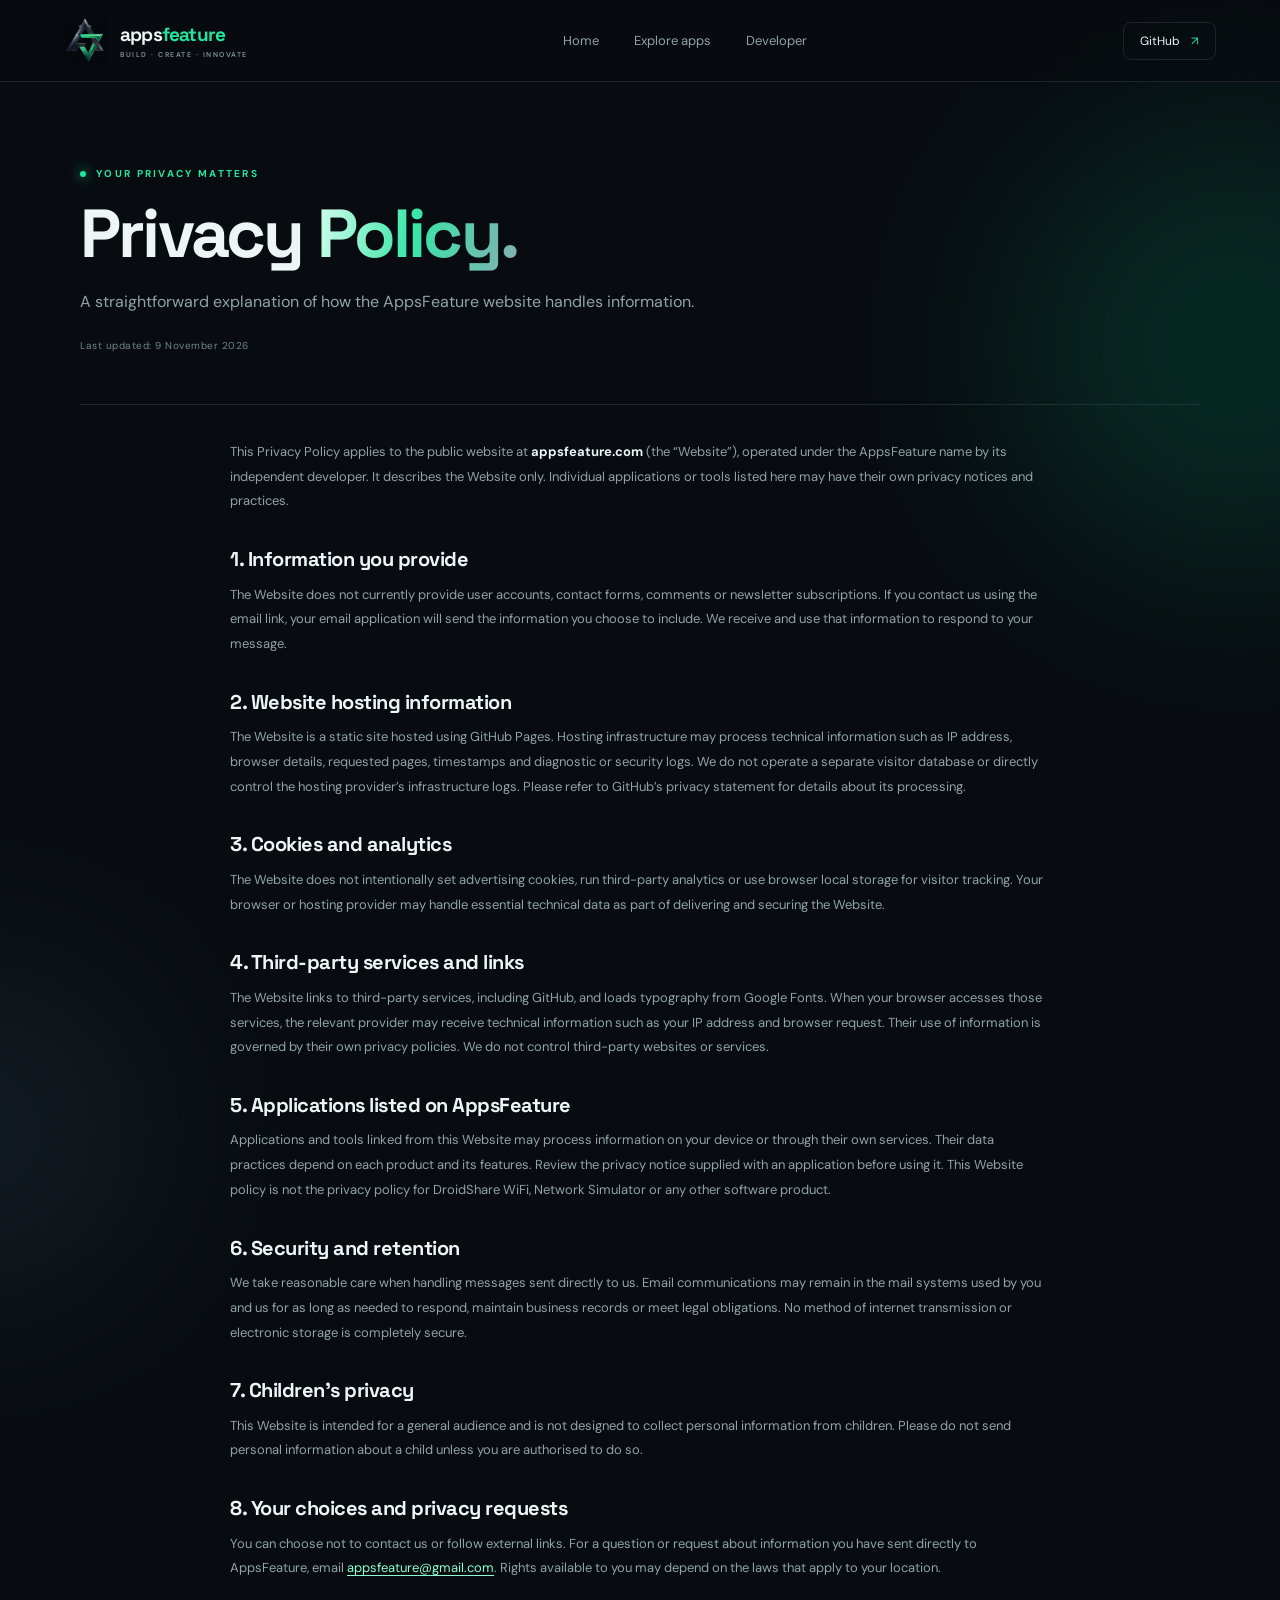
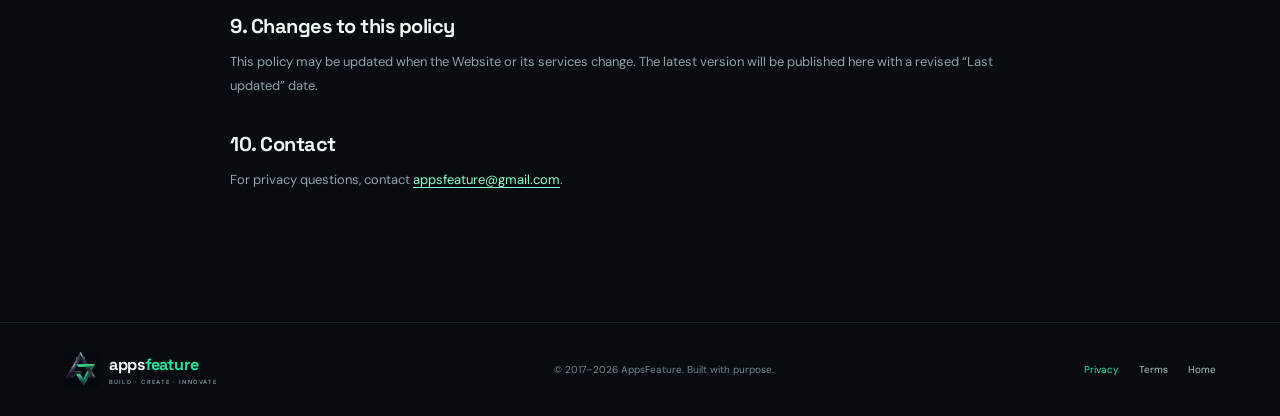
<file: privacy.html>
<!doctype html>
<html lang="en">
<head>
<meta charset="utf-8"><meta name="viewport" content="width=device-width,initial-scale=1"><meta name="theme-color" content="#080c10">
<meta name="description" content="Learn how the AppsFeature website handles information, external services and privacy."><meta name="robots" content="index,follow">
<link rel="canonical" href="https://appsfeature.com/privacy.html"><meta property="og:type" content="website"><meta property="og:title" content="Privacy Policy — AppsFeature"><meta property="og:description" content="Read how the AppsFeature website handles information, external services and privacy."><meta property="og:url" content="https://appsfeature.com/privacy.html"><meta property="og:site_name" content="AppsFeature">
<meta property="og:image" content="https://appsfeature.com/assets/images/appsfeature-og.jpg"><meta property="og:image:secure_url" content="https://appsfeature.com/assets/images/appsfeature-og.jpg"><meta property="og:image:type" content="image/jpeg"><meta property="og:image:width" content="1200"><meta property="og:image:height" content="630"><meta property="og:image:alt" content="AppsFeature — Android Apps and Windows Tools"><meta name="twitter:image" content="https://appsfeature.com/assets/images/appsfeature-og.jpg"><meta name="twitter:image:alt" content="AppsFeature — Android Apps and Windows Tools"><meta name="twitter:card" content="summary_large_image"><meta name="twitter:title" content="Privacy Policy — AppsFeature"><meta name="twitter:description" content="Read how the AppsFeature website handles information, external services and privacy.">
<title>Privacy Policy — AppsFeature</title><link rel="preconnect" href="https://fonts.googleapis.com"><link rel="preconnect" href="https://fonts.gstatic.com" crossorigin><link href="https://fonts.googleapis.com/css2?family=DM+Sans:wght@400;500;600;700&family=Space+Grotesk:wght@400;500;600;700&display=swap" rel="stylesheet"><link rel="icon" type="image/png" sizes="64x64" href="assets/images/favicon.png"><link rel="stylesheet" href="assets/css/style.css">
</head><body><div class="ambient ambient-one"></div><div class="ambient ambient-two"></div>
<header class="site-header"><a class="brand" href="index.html" aria-label="AppsFeature home"><img class="brand-logo" src="assets/images/appsfeature-logo.png" alt="AppsFeature logo" width="46" height="46" decoding="async"><span>apps<span class="brand-accent">feature</span><small>BUILD · CREATE · INNOVATE</small></span></a><nav class="desktop-nav" id="primary-navigation"><a class="nav-link" href="index.html">Home</a><a class="nav-link" href="index.html#apps">Explore apps</a><a class="nav-link" href="developer.html">Developer</a></nav><a class="header-cta" href="https://github.com/abhijitrao" target="_blank" rel="noopener noreferrer">GitHub <span>↗</span></a><button class="menu-toggle" type="button" aria-label="Open navigation menu" aria-controls="primary-navigation" aria-expanded="false">☰</button></header>
<main class="legal-page section-wrap"><section class="legal-hero"><div class="eyebrow"><i></i> YOUR PRIVACY MATTERS</div><h1>Privacy <span class="gradient-text">Policy.</span></h1><p class="hero-lead">A straightforward explanation of how the AppsFeature website handles information.</p><p class="legal-updated">Last updated: 9 November 2026</p></section>
<article class="legal-content">
<p>This Privacy Policy applies to the public website at <strong>appsfeature.com</strong> (the “Website”), operated under the AppsFeature name by its independent developer. It describes the Website only. Individual applications or tools listed here may have their own privacy notices and practices.</p>
<h2>1. Information you provide</h2><p>The Website does not currently provide user accounts, contact forms, comments or newsletter subscriptions. If you contact us using the email link, your email application will send the information you choose to include. We receive and use that information to respond to your message.</p>
<h2>2. Website hosting information</h2><p>The Website is a static site hosted using GitHub Pages. Hosting infrastructure may process technical information such as IP address, browser details, requested pages, timestamps and diagnostic or security logs. We do not operate a separate visitor database or directly control the hosting provider’s infrastructure logs. Please refer to GitHub’s privacy statement for details about its processing.</p>
<h2>3. Cookies and analytics</h2><p>The Website does not intentionally set advertising cookies, run third-party analytics or use browser local storage for visitor tracking. Your browser or hosting provider may handle essential technical data as part of delivering and securing the Website.</p>
<h2>4. Third-party services and links</h2><p>The Website links to third-party services, including GitHub, and loads typography from Google Fonts. When your browser accesses those services, the relevant provider may receive technical information such as your IP address and browser request. Their use of information is governed by their own privacy policies. We do not control third-party websites or services.</p>
<h2>5. Applications listed on AppsFeature</h2><p>Applications and tools linked from this Website may process information on your device or through their own services. Their data practices depend on each product and its features. Review the privacy notice supplied with an application before using it. This Website policy is not the privacy policy for DroidShare WiFi, Network Simulator or any other software product.</p>
<h2>6. Security and retention</h2><p>We take reasonable care when handling messages sent directly to us. Email communications may remain in the mail systems used by you and us for as long as needed to respond, maintain business records or meet legal obligations. No method of internet transmission or electronic storage is completely secure.</p>
<h2>7. Children’s privacy</h2><p>This Website is intended for a general audience and is not designed to collect personal information from children. Please do not send personal information about a child unless you are authorised to do so.</p>
<h2>8. Your choices and privacy requests</h2><p>You can choose not to contact us or follow external links. For a question or request about information you have sent directly to AppsFeature, email <a href="mailto:appsfeature@gmail.com">appsfeature@gmail.com</a>. Rights available to you may depend on the laws that apply to your location.</p>
<h2>9. Changes to this policy</h2><p>This policy may be updated when the Website or its services change. The latest version will be published here with a revised “Last updated” date.</p>
<h2>10. Contact</h2><p>For privacy questions, contact <a href="mailto:appsfeature@gmail.com">appsfeature@gmail.com</a>.</p>
</article></main>
<footer class="site-footer"><a class="brand footer-brand" href="index.html"><img class="brand-logo" src="assets/images/appsfeature-logo.png" alt="AppsFeature logo" width="46" height="46" decoding="async"><span>apps<span class="brand-accent">feature</span><small>BUILD · CREATE · INNOVATE</small></span></a><span>© 2017–<span id="year"></span> AppsFeature. Built with purpose.</span><div class="footer-links"><a href="privacy.html" aria-current="page">Privacy</a><a href="terms.html">Terms</a><a href="index.html">Home</a></div></footer>
<script>document.getElementById("year").textContent=new Date().getFullYear();const menu=document.querySelector(".menu-toggle"),nav=document.querySelector(".desktop-nav");function closeMenu(){nav.classList.remove("open");menu.setAttribute("aria-expanded","false");menu.setAttribute("aria-label","Open navigation menu")}menu.addEventListener("click",()=>{const open=nav.classList.toggle("open");menu.setAttribute("aria-expanded",String(open));menu.setAttribute("aria-label",open?"Close navigation menu":"Open navigation menu")});nav.querySelectorAll("a").forEach(a=>a.addEventListener("click",closeMenu));document.addEventListener("keydown",e=>{if(e.key==="Escape")closeMenu()});</script></body></html>
</file>
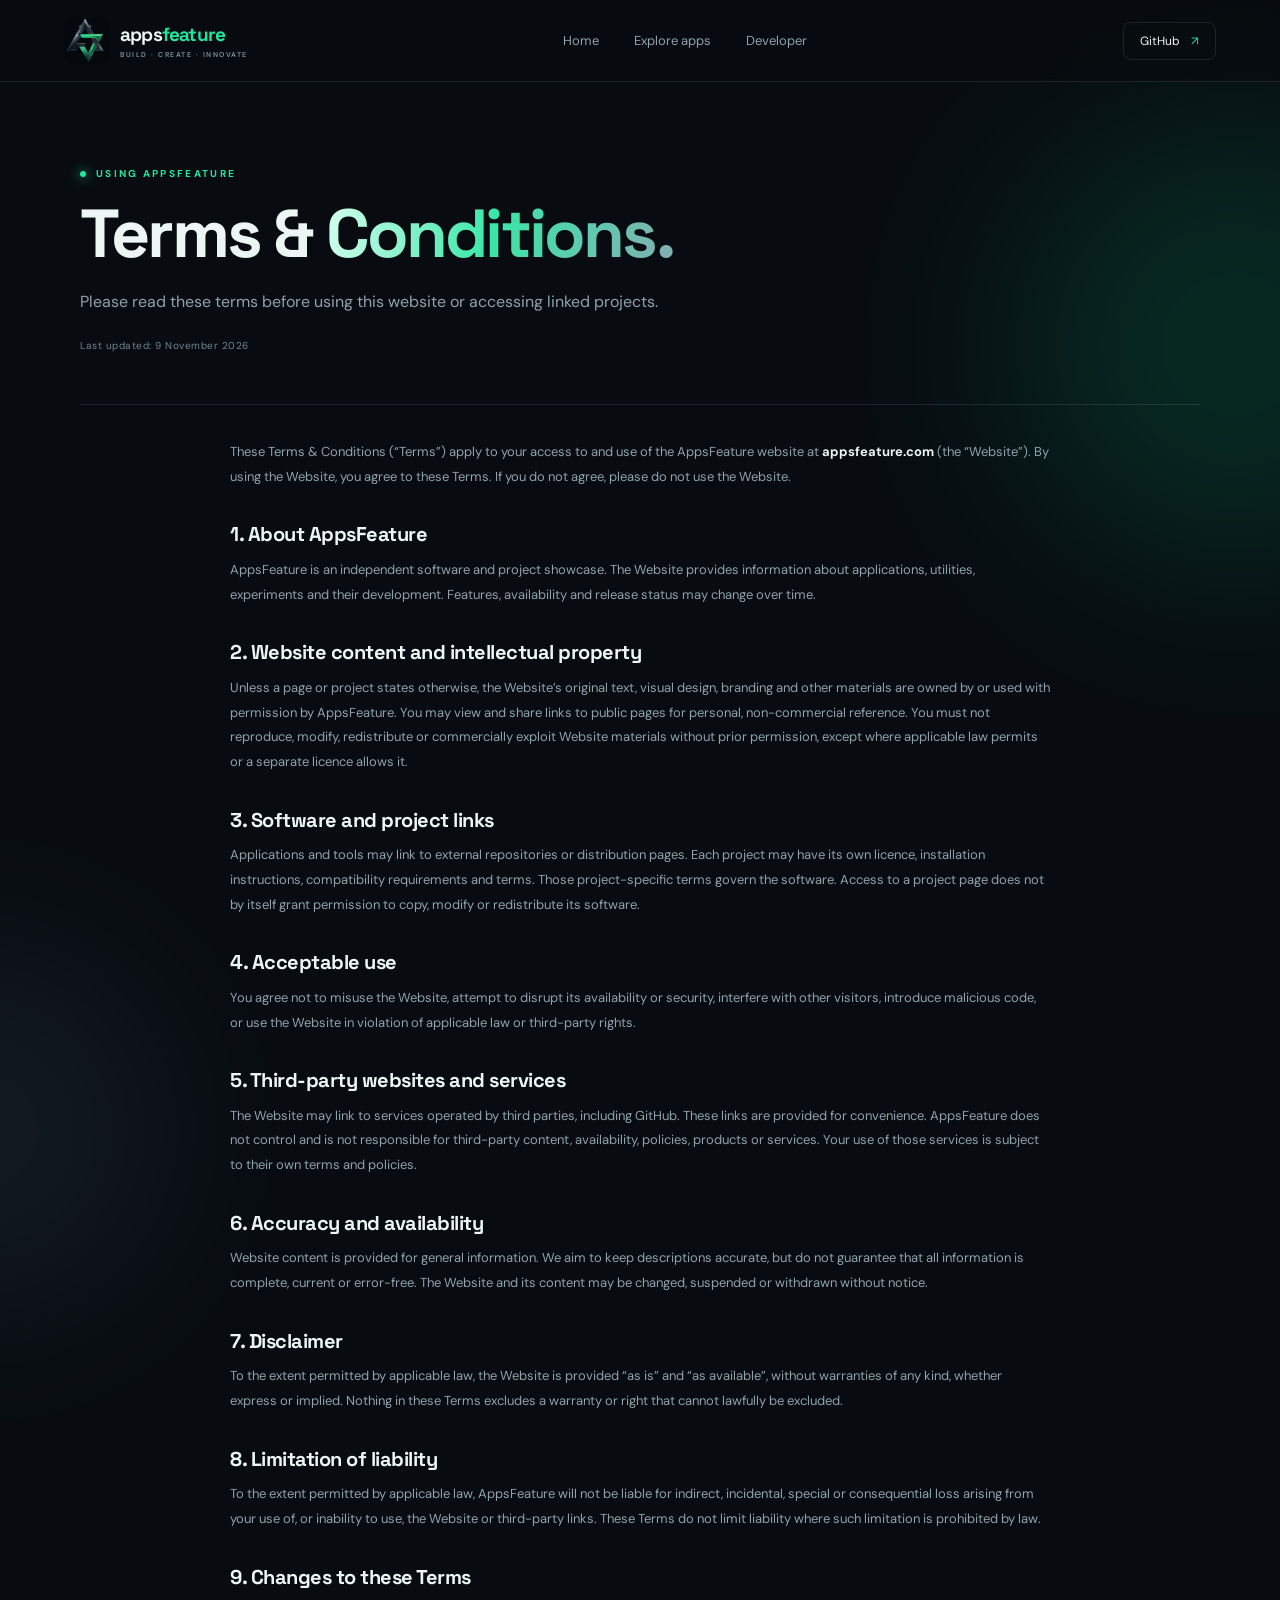
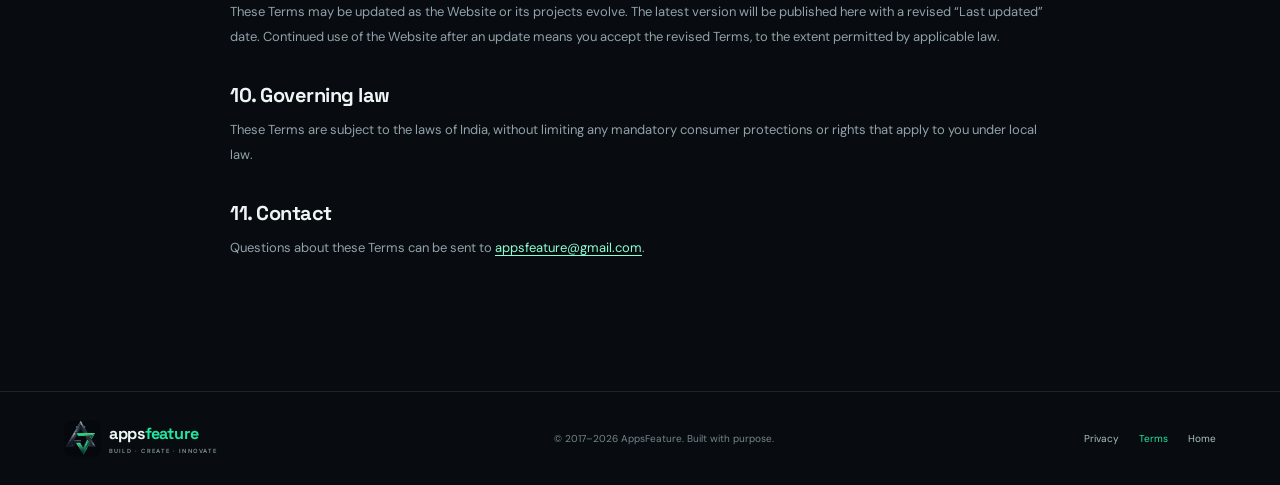
<file: terms.html>
<!doctype html>
<html lang="en">
<head>
<meta charset="utf-8"><meta name="viewport" content="width=device-width,initial-scale=1"><meta name="theme-color" content="#080c10">
<meta name="description" content="Read the terms governing access to the AppsFeature website and linked software projects."><meta name="robots" content="index,follow">
<link rel="canonical" href="https://appsfeature.com/terms.html"><meta property="og:type" content="website"><meta property="og:title" content="Terms & Conditions — AppsFeature"><meta property="og:description" content="Read the terms governing access to the AppsFeature website and linked software projects."><meta property="og:url" content="https://appsfeature.com/terms.html"><meta property="og:site_name" content="AppsFeature">
<meta property="og:image" content="https://appsfeature.com/assets/images/appsfeature-og.jpg"><meta property="og:image:secure_url" content="https://appsfeature.com/assets/images/appsfeature-og.jpg"><meta property="og:image:type" content="image/jpeg"><meta property="og:image:width" content="1200"><meta property="og:image:height" content="630"><meta property="og:image:alt" content="AppsFeature — Android Apps and Windows Tools"><meta name="twitter:image" content="https://appsfeature.com/assets/images/appsfeature-og.jpg"><meta name="twitter:image:alt" content="AppsFeature — Android Apps and Windows Tools"><meta name="twitter:card" content="summary_large_image"><meta name="twitter:title" content="Terms & Conditions — AppsFeature"><meta name="twitter:description" content="Read the terms governing access to the AppsFeature website and linked software projects.">
<title>Terms & Conditions — AppsFeature</title><link rel="preconnect" href="https://fonts.googleapis.com"><link rel="preconnect" href="https://fonts.gstatic.com" crossorigin><link href="https://fonts.googleapis.com/css2?family=DM+Sans:wght@400;500;600;700&family=Space+Grotesk:wght@400;500;600;700&display=swap" rel="stylesheet"><link rel="icon" type="image/png" sizes="64x64" href="assets/images/favicon.png"><link rel="stylesheet" href="assets/css/style.css">
</head><body><div class="ambient ambient-one"></div><div class="ambient ambient-two"></div>
<header class="site-header"><a class="brand" href="index.html" aria-label="AppsFeature home"><img class="brand-logo" src="assets/images/appsfeature-logo.png" alt="AppsFeature logo" width="46" height="46" decoding="async"><span>apps<span class="brand-accent">feature</span><small>BUILD · CREATE · INNOVATE</small></span></a><nav class="desktop-nav" id="primary-navigation"><a class="nav-link" href="index.html">Home</a><a class="nav-link" href="index.html#apps">Explore apps</a><a class="nav-link" href="developer.html">Developer</a></nav><a class="header-cta" href="https://github.com/abhijitrao" target="_blank" rel="noopener noreferrer">GitHub <span>↗</span></a><button class="menu-toggle" type="button" aria-label="Open navigation menu" aria-controls="primary-navigation" aria-expanded="false">☰</button></header>
<main class="legal-page section-wrap"><section class="legal-hero"><div class="eyebrow"><i></i> USING APPSFEATURE</div><h1>Terms & <span class="gradient-text">Conditions.</span></h1><p class="hero-lead">Please read these terms before using this website or accessing linked projects.</p><p class="legal-updated">Last updated: 9 November 2026</p></section>
<article class="legal-content">
<p>These Terms & Conditions (“Terms”) apply to your access to and use of the AppsFeature website at <strong>appsfeature.com</strong> (the “Website”). By using the Website, you agree to these Terms. If you do not agree, please do not use the Website.</p>
<h2>1. About AppsFeature</h2><p>AppsFeature is an independent software and project showcase. The Website provides information about applications, utilities, experiments and their development. Features, availability and release status may change over time.</p>
<h2>2. Website content and intellectual property</h2><p>Unless a page or project states otherwise, the Website’s original text, visual design, branding and other materials are owned by or used with permission by AppsFeature. You may view and share links to public pages for personal, non-commercial reference. You must not reproduce, modify, redistribute or commercially exploit Website materials without prior permission, except where applicable law permits or a separate licence allows it.</p>
<h2>3. Software and project links</h2><p>Applications and tools may link to external repositories or distribution pages. Each project may have its own licence, installation instructions, compatibility requirements and terms. Those project-specific terms govern the software. Access to a project page does not by itself grant permission to copy, modify or redistribute its software.</p>
<h2>4. Acceptable use</h2><p>You agree not to misuse the Website, attempt to disrupt its availability or security, interfere with other visitors, introduce malicious code, or use the Website in violation of applicable law or third-party rights.</p>
<h2>5. Third-party websites and services</h2><p>The Website may link to services operated by third parties, including GitHub. These links are provided for convenience. AppsFeature does not control and is not responsible for third-party content, availability, policies, products or services. Your use of those services is subject to their own terms and policies.</p>
<h2>6. Accuracy and availability</h2><p>Website content is provided for general information. We aim to keep descriptions accurate, but do not guarantee that all information is complete, current or error-free. The Website and its content may be changed, suspended or withdrawn without notice.</p>
<h2>7. Disclaimer</h2><p>To the extent permitted by applicable law, the Website is provided “as is” and “as available”, without warranties of any kind, whether express or implied. Nothing in these Terms excludes a warranty or right that cannot lawfully be excluded.</p>
<h2>8. Limitation of liability</h2><p>To the extent permitted by applicable law, AppsFeature will not be liable for indirect, incidental, special or consequential loss arising from your use of, or inability to use, the Website or third-party links. These Terms do not limit liability where such limitation is prohibited by law.</p>
<h2>9. Changes to these Terms</h2><p>These Terms may be updated as the Website or its projects evolve. The latest version will be published here with a revised “Last updated” date. Continued use of the Website after an update means you accept the revised Terms, to the extent permitted by applicable law.</p>
<h2>10. Governing law</h2><p>These Terms are subject to the laws of India, without limiting any mandatory consumer protections or rights that apply to you under local law.</p>
<h2>11. Contact</h2><p>Questions about these Terms can be sent to <a href="mailto:appsfeature@gmail.com">appsfeature@gmail.com</a>.</p>
</article></main>
<footer class="site-footer"><a class="brand footer-brand" href="index.html"><img class="brand-logo" src="assets/images/appsfeature-logo.png" alt="AppsFeature logo" width="46" height="46" decoding="async"><span>apps<span class="brand-accent">feature</span><small>BUILD · CREATE · INNOVATE</small></span></a><span>© 2017–<span id="year"></span> AppsFeature. Built with purpose.</span><div class="footer-links"><a href="privacy.html">Privacy</a><a href="terms.html" aria-current="page">Terms</a><a href="index.html">Home</a></div></footer>
<script>document.getElementById("year").textContent=new Date().getFullYear();const menu=document.querySelector(".menu-toggle"),nav=document.querySelector(".desktop-nav");function closeMenu(){nav.classList.remove("open");menu.setAttribute("aria-expanded","false");menu.setAttribute("aria-label","Open navigation menu")}menu.addEventListener("click",()=>{const open=nav.classList.toggle("open");menu.setAttribute("aria-expanded",String(open));menu.setAttribute("aria-label",open?"Close navigation menu":"Open navigation menu")});nav.querySelectorAll("a").forEach(a=>a.addEventListener("click",closeMenu));document.addEventListener("keydown",e=>{if(e.key==="Escape")closeMenu()});</script></body></html>
</file>
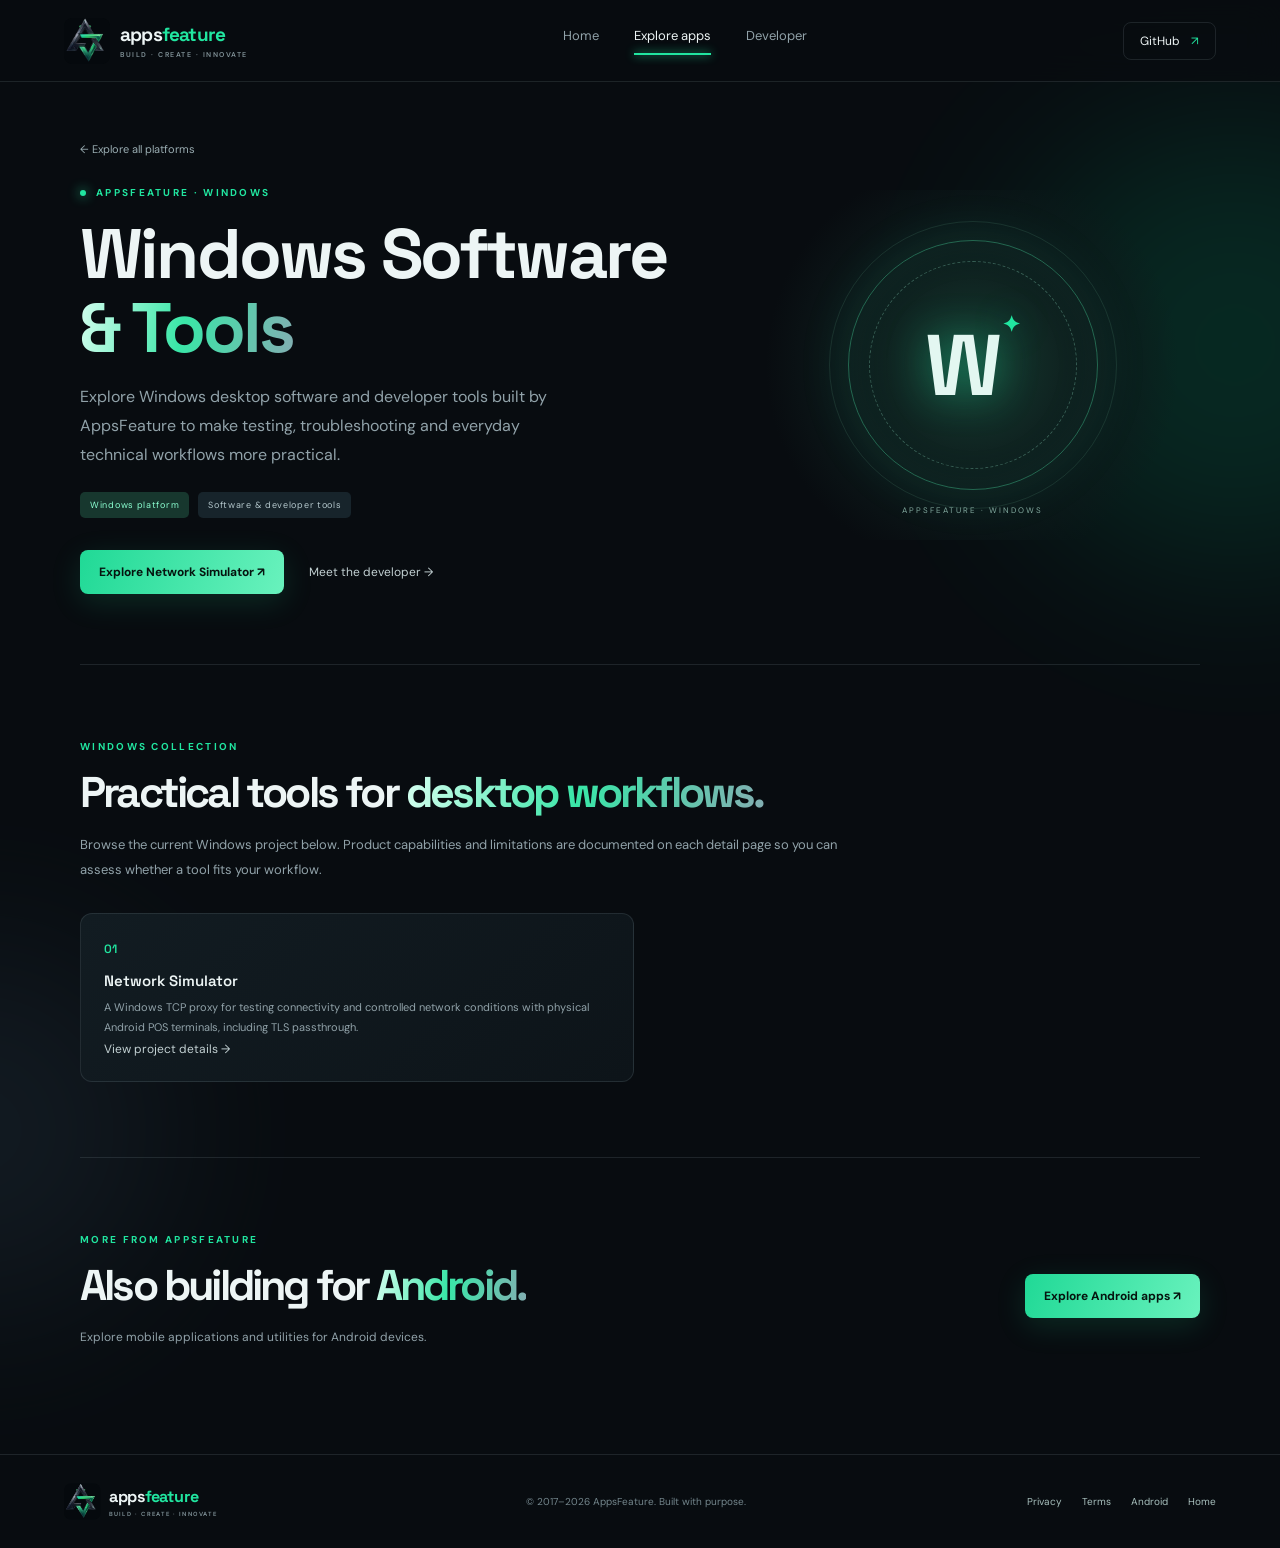
<file: windows.html>
<!doctype html>
<html lang="en">
<head>
<meta charset="utf-8"><meta name="viewport" content="width=device-width,initial-scale=1"><meta name="theme-color" content="#080c10">
<meta name="description" content="Explore Windows software and developer tools from AppsFeature, including Network Simulator for testing TCP connectivity and network conditions with Android POS terminals.">
<meta name="robots" content="index,follow"><link rel="canonical" href="https://appsfeature.com/windows.html">
<meta property="og:type" content="website"><meta property="og:title" content="Windows Software & Developer Tools | AppsFeature"><meta property="og:description" content="Explore Windows desktop software and developer tools built by AppsFeature, including Network Simulator."><meta property="og:url" content="https://appsfeature.com/windows.html"><meta property="og:site_name" content="AppsFeature"><meta property="og:image" content="https://appsfeature.com/assets/images/appsfeature-og.jpg">
<meta name="twitter:card" content="summary_large_image"><meta name="twitter:title" content="Windows Software & Developer Tools | AppsFeature"><meta name="twitter:description" content="Explore Windows desktop software and developer tools built by AppsFeature."><meta name="twitter:image" content="https://appsfeature.com/assets/images/appsfeature-og.jpg">
<title>Windows Software & Developer Tools | AppsFeature</title>
<link rel="preconnect" href="https://fonts.googleapis.com"><link rel="preconnect" href="https://fonts.gstatic.com" crossorigin><link href="https://fonts.googleapis.com/css2?family=DM+Sans:wght@400;500;600;700&family=Space+Grotesk:wght@400;500;600;700&display=swap" rel="stylesheet"><link rel="icon" type="image/png" sizes="64x64" href="assets/images/favicon.png"><link rel="stylesheet" href="assets/css/style.css">
<script type="application/ld+json">{"@context":"https://schema.org","@type":"CollectionPage","name":"Windows Software & Developer Tools","url":"https://appsfeature.com/windows.html","description":"Windows desktop software and developer tools built by AppsFeature.","isPartOf":{"@type":"WebSite","name":"AppsFeature","url":"https://appsfeature.com/"},"mainEntity":{"@type":"ItemList","itemListElement":[{"@type":"ListItem","position":1,"name":"Network Simulator","url":"https://appsfeature.com/network-simulator.html"}]}}</script>
</head>
<body>
<div class="ambient ambient-one"></div><div class="ambient ambient-two"></div>
<header class="site-header"><a class="brand" href="index.html" aria-label="AppsFeature home"><img class="brand-logo" src="assets/images/appsfeature-logo.png" alt="AppsFeature logo" width="46" height="46" decoding="async"><span>apps<span class="brand-accent">feature</span><small>BUILD · CREATE · INNOVATE</small></span></a><nav class="desktop-nav" id="primary-navigation"><a class="nav-link" href="index.html">Home</a><a class="nav-link active" href="index.html#apps">Explore apps</a><a class="nav-link" href="developer.html">Developer</a></nav><a class="header-cta" href="https://github.com/abhijitrao" target="_blank" rel="noopener noreferrer">GitHub <span>↗</span></a><button class="menu-toggle" type="button" aria-label="Open navigation menu" aria-controls="primary-navigation" aria-expanded="false">☰</button></header>
<main class="product-page section-wrap">
<section class="product-hero"><div class="product-intro"><a class="back-link" href="index.html#apps">← Explore all platforms</a><div class="eyebrow"><i></i> APPSFEATURE · WINDOWS</div><h1>Windows Software <span class="gradient-text">& Tools</span></h1><p class="hero-lead">Explore Windows desktop software and developer tools built by AppsFeature to make testing, troubleshooting and everyday technical workflows more practical.</p><div class="product-status-row"><span class="product-status">Windows platform</span><span class="product-platform">Software & developer tools</span></div><div class="hero-actions"><a class="button button-primary" href="network-simulator.html">Explore Network Simulator ↗</a><a class="text-link" href="developer.html">Meet the developer →</a></div></div><div class="product-visual"><div class="product-visual-orbit"></div><div class="product-monogram">W<span>✦</span></div><div class="product-visual-caption">APPSFEATURE · WINDOWS</div></div></section>
<section class="product-section"><div class="eyebrow">WINDOWS COLLECTION</div><h2>Practical tools for <span class="gradient-text">desktop workflows.</span></h2><p class="product-copy">Browse the current Windows project below. Product capabilities and limitations are documented on each detail page so you can assess whether a tool fits your workflow.</p><div class="product-feature-grid"><article class="product-feature"><span>01</span><h3>Network Simulator</h3><p>A Windows TCP proxy for testing connectivity and controlled network conditions with physical Android POS terminals, including TLS passthrough.</p><a class="text-link" href="network-simulator.html">View project details →</a></article></div></section>
<section class="product-cta"><div><div class="eyebrow">MORE FROM APPSFEATURE</div><h2>Also building for <span class="gradient-text">Android.</span></h2><p>Explore mobile applications and utilities for Android devices.</p></div><a class="button button-primary" href="android.html">Explore Android apps ↗</a></section>
</main>
<footer class="site-footer"><a class="brand footer-brand" href="index.html"><img class="brand-logo" src="assets/images/appsfeature-logo.png" alt="AppsFeature logo" width="46" height="46" decoding="async"><span>apps<span class="brand-accent">feature</span><small>BUILD · CREATE · INNOVATE</small></span></a><span>© 2017–<span id="year"></span> AppsFeature. Built with purpose.</span><div class="footer-links"><a href="privacy.html">Privacy</a><a href="terms.html">Terms</a><a href="android.html">Android</a><a href="index.html">Home</a></div></footer>
<script>document.getElementById("year").textContent=new Date().getFullYear();const menu=document.querySelector(".menu-toggle"),nav=document.querySelector(".desktop-nav");function closeMenu(){nav.classList.remove("open");menu.setAttribute("aria-expanded","false");menu.setAttribute("aria-label","Open navigation menu")}menu.addEventListener("click",()=>{const open=nav.classList.toggle("open");menu.setAttribute("aria-expanded",String(open));menu.setAttribute("aria-label",open?"Close navigation menu":"Open navigation menu")});nav.querySelectorAll("a").forEach(a=>a.addEventListener("click",closeMenu));document.addEventListener("keydown",e=>{if(e.key==="Escape")closeMenu()});</script>
</body></html>
</file>
<file: assets/css/style.css>
:root{--bg:#080c10;--panel:#10171d;--panel2:#131e25;--line:rgba(177,199,210,.13);--text:#edf5f5;--muted:#91a2a9;--green:#21e6a0;--mint:#8bffd1;--silver:#b7c6ce;--font:'DM Sans',sans-serif;--display:'Space Grotesk',sans-serif}*{box-sizing:border-box}html{scroll-behavior:smooth;scroll-padding-top:90px}body{margin:0;background:var(--bg);color:var(--text);font-family:var(--font);overflow-x:hidden}a{color:inherit;text-decoration:none}.ambient{position:absolute;pointer-events:none;filter:blur(90px);opacity:.13;border-radius:50%;z-index:-1}.ambient-one{width:450px;height:450px;background:#00e69a;top:120px;right:-180px}.ambient-two{width:360px;height:360px;background:#597d9b;top:950px;left:-200px}.site-header{height:82px;padding:0 max(5vw,24px);display:flex;align-items:center;justify-content:space-between;border-bottom:1px solid var(--line);background:rgba(8,12,16,.78);backdrop-filter:blur(18px);position:sticky;top:0;z-index:20}.brand{display:flex;align-items:center;gap:11px;font:700 19px var(--display);letter-spacing:-.8px}.brand-mark{width:39px;height:39px;border:1px solid #71848d;border-radius:11px;display:grid;place-items:center;font:700 24px var(--display);color:#dce8e9;position:relative;background:linear-gradient(145deg,#263640,#0b1116);box-shadow:inset 0 0 15px #6e9a9b33}.brand-mark span{position:absolute;color:var(--green);font-size:13px;right:-5px;top:-6px}.brand-accent{color:var(--green)}.brand small{display:block;font:600 7px var(--font);letter-spacing:1.5px;color:#82949a;margin-top:3px}.desktop-nav{display:flex;gap:35px}.nav-link{font-size:13px;color:var(--muted);transition:.2s}.nav-link:hover,.nav-link.active{color:var(--text)}.nav-link.active:after{content:'';display:block;height:2px;background:var(--green);margin-top:9px;box-shadow:0 0 10px var(--green)}.header-cta{font-size:12px;border:1px solid var(--line);padding:10px 16px;border-radius:8px}.header-cta span{color:var(--green);margin-left:8px}.menu-toggle{display:none;background:none;color:white;border:0;font-size:24px}.section-wrap{width:min(1120px,90%);margin:auto}.hero{min-height:610px;display:grid;grid-template-columns:1fr 1fr;align-items:center;gap:40px;padding-top:65px;padding-bottom:65px}.eyebrow{font-size:10px;font-weight:700;letter-spacing:2.3px;color:var(--green);display:flex;align-items:center;gap:10px}.eyebrow i,.live-dot{width:6px;height:6px;background:var(--green);border-radius:50%;box-shadow:0 0 12px var(--green)}h1,h2{font-family:var(--display);letter-spacing:-2.8px;margin:20px 0}h1{font-size:clamp(46px,6vw,76px);line-height:1.06}h2{font-size:clamp(32px,4vw,48px);line-height:1.13}.gradient-text{background:linear-gradient(100deg,#d6fff0 0%,#39e6a7 48%,#83aeb2 100%);-webkit-background-clip:text;background-clip:text;color:transparent}.hero-lead{font-size:16px;line-height:1.8;color:var(--muted);max-width:480px}.hero-actions{display:flex;align-items:center;gap:25px;margin-top:32px}.button{display:inline-flex;align-items:center;gap:18px;padding:14px 19px;border-radius:8px;font-size:12px;font-weight:700;transition:.25s}.button-primary{background:linear-gradient(110deg,#20d996,#69f2bd);color:#06140f;box-shadow:0 8px 30px #20d99626}.button-primary:hover{transform:translateY(-3px);box-shadow:0 12px 35px #20d99645}.button-outline{border:1px solid #5b7d75;color:var(--mint)}.text-link{font-size:12px;color:#c2d0d2}.text-link span{color:var(--green);margin-left:7px}.hero-proof{display:flex;align-items:center;gap:12px;margin-top:52px;color:#71858d;font-size:10px}.proof-avatars{display:flex}.proof-avatars b{width:25px;height:25px;border:1px solid #47645e;border-radius:50%;background:#172a29;display:grid;place-items:center;margin-right:-6px;color:var(--mint);font-size:10px}.hero-art{height:440px;position:relative;display:grid;place-items:center}.orbit{position:absolute;border:1px solid #6a899044;border-radius:50%;transform:rotate(-24deg)}.orbit-a{width:390px;height:310px}.orbit-b{width:300px;height:420px;transform:rotate(55deg);border-color:#20d99635}.hero-core{width:260px;height:300px;position:relative;display:grid;place-items:center;filter:drop-shadow(0 0 45px #20d99622)}.core-triangle{width:210px;height:230px;clip-path:polygon(50% 0,100% 100%,0 100%);background:linear-gradient(140deg,#b7c8cf,#1b333e 38%,#091318 65%,#25e6a2);position:relative}.core-triangle:after{content:'';position:absolute;inset:13px;clip-path:polygon(50% 0,100% 100%,0 100%);background:linear-gradient(160deg,#101920,#080d11 70%)}.core-line{position:absolute;width:240px;height:5px;top:52%;background:linear-gradient(90deg,transparent,#21e6a0,#baffdf,#21e6a0,transparent);box-shadow:0 0 20px #21e6a0}.core-spark{position:absolute;color:var(--green);font-size:32px;top:17%;text-shadow:0 0 20px var(--green)}.float-chip{position:absolute;background:#101b20dc;border:1px solid #6a918455;padding:10px 14px;border-radius:8px;font-size:9px;letter-spacing:1.5px;color:#c8d8d9;backdrop-filter:blur(10px)}.chip-android{top:75px;left:5px}.chip-windows{right:0;bottom:85px}.mini-android{color:var(--green);margin-right:8px}.chip-windows span{color:var(--silver);margin-right:8px}.art-caption{position:absolute;bottom:15px;left:30px;font-size:8px;letter-spacing:2px;line-height:1.8;color:#6d858b}.art-caption strong{color:#b8d0d0}.platform-section{padding:90px 0 105px;border-top:1px solid var(--line)}.section-heading{display:flex;justify-content:space-between;align-items:end;margin-bottom:35px}.section-heading h2{margin-bottom:0}.section-heading>p{color:var(--muted);font-size:12px;max-width:220px;line-height:1.7}.platform-tabs{display:grid;grid-template-columns:1fr 1fr;gap:14px}.platform-tab{background:#0d1419;border:1px solid var(--line);border-radius:12px;padding:18px 20px;display:flex;align-items:center;text-align:left;gap:15px;color:var(--text);cursor:pointer;transition:.25s}.platform-tab:hover{border-color:#4b8372}.platform-tab.selected{border-color:#28d99a;background:linear-gradient(110deg,#123128,#0e171a);box-shadow:inset 0 0 25px #1cdb9510}.platform-icon{width:43px;height:43px;display:grid;place-items:center;border-radius:10px;font-size:24px}.android-icon{background:#143c30;color:#49edaa}.windows-icon{background:#27343d;color:#c6d7dc}.platform-tab strong,.platform-tab small{display:block}.platform-tab strong{font:600 15px var(--display)}.platform-tab small{font-size:10px;color:var(--muted);margin-top:5px}.tab-arrow{margin-left:auto;color:var(--green)}.apps-toolbar{display:flex;justify-content:space-between;align-items:center;margin:38px 0 17px}.apps-toolbar>div{display:flex;align-items:center;gap:10px;font-size:9px;letter-spacing:1.7px;color:#b3c4c8;font-weight:700}.search-box{width:250px;display:flex;align-items:center;gap:9px;border:1px solid var(--line);background:#0c1318;border-radius:8px;padding:0 12px;color:var(--green)}.search-box input{width:100%;padding:11px 0;background:none;border:0;outline:0;color:white;font:11px var(--font)}.search-box input::placeholder{color:#667a82}.category-row{display:flex;gap:8px;margin-bottom:20px}.category-chip{border:1px solid var(--line);background:transparent;color:#8fa2a8;padding:7px 12px;border-radius:30px;font:10px var(--font);cursor:pointer}.category-chip.active{background:#173b30;border-color:#2b9d74;color:#8fffd0}.app-grid{display:grid;grid-template-columns:repeat(2,1fr);gap:14px}.app-card{display:flex;gap:16px;padding:20px;background:linear-gradient(140deg,#121c22,#0d1419);border:1px solid var(--line);border-radius:12px;transition:.25s}.app-card:hover{transform:translateY(-4px);border-color:#39866e;box-shadow:0 15px 35px #0005}.app-icon{width:58px;height:58px;flex:none;border-radius:13px;display:grid;place-items:center;background:linear-gradient(145deg,#1b493b,#12241f);border:1px solid #3b8065;color:#74f6bd;font:700 20px var(--display)}.app-info{min-width:0;flex:1}.app-info h3{font:600 15px var(--display);margin:2px 0 7px}.app-info p{font-size:11px;line-height:1.6;color:var(--muted);margin:0 0 12px}.app-meta{display:flex;align-items:center;gap:9px;flex-wrap:wrap}.app-version{font-size:9px;color:#8ba09f}.app-category{font-size:8px;color:var(--mint);background:#16352c;padding:4px 7px;border-radius:4px}.app-link{font-size:10px;color:var(--green);margin-left:auto}.empty-state{text-align:center;padding:45px;color:var(--muted);font-size:13px}.manifesto{border-top:1px solid var(--line);border-bottom:1px solid var(--line);padding:90px 0;display:grid;grid-template-columns:100px 1fr 250px;align-items:center;gap:30px}.manifesto-symbol{font-size:74px;color:var(--green);text-shadow:0 0 35px #21e6a044}.manifesto h2{margin:16px 0}.manifesto p{color:var(--muted);font-size:13px;line-height:1.8;max-width:480px}.manifesto-stats{border-left:1px solid var(--line);padding-left:28px;display:grid;gap:20px}.manifesto-stats div{display:flex;align-items:center;gap:15px}.manifesto-stats strong{font:600 20px var(--display);color:var(--green)}.manifesto-stats span{font-size:10px;color:var(--muted)}.developer-section{padding:100px 0}.developer-card{display:grid;grid-template-columns:.8fr 1.2fr;background:linear-gradient(120deg,#101a20,#0c1318);border:1px solid var(--line);border-radius:18px;overflow:hidden}.developer-visual{min-height:350px;display:grid;place-items:center;position:relative;background:radial-gradient(circle,#164333 0%,#0d1c1b 40%,#10171c 75%)}.developer-ring{position:absolute;width:230px;height:230px;border:1px solid #3be3a166;border-radius:50%;box-shadow:0 0 50px #21e6a018,inset 0 0 35px #21e6a012}.developer-ring:before,.developer-ring:after{content:'';position:absolute;inset:18px;border:1px dashed #6aa89555;border-radius:50%}.developer-ring:after{inset:-18px;border-style:solid;opacity:.35}.developer-monogram{font:700 75px var(--display);color:#e3f7f1;text-shadow:0 0 35px #21e6a077;z-index:1}.developer-monogram span{font-size:20px;color:var(--green);vertical-align:top}.developer-tag{position:absolute;bottom:35px;font-size:8px;letter-spacing:2px;color:#7faaa0}.developer-copy{padding:55px 55px 50px}.developer-copy h2{margin:15px 0 5px}.developer-role{font-size:12px;color:var(--green)!important}.developer-copy p{font-size:12px;line-height:1.9;color:var(--muted);max-width:500px}.skill-list{display:flex;flex-wrap:wrap;gap:7px;margin:23px 0}.skill-list span{font-size:9px;color:#bdd1d0;border:1px solid #526d6b66;padding:7px 10px;border-radius:5px}.developer-links{display:flex;align-items:center;gap:22px;margin-top:25px}.closing{text-align:center;padding:80px 0 110px;position:relative}.closing-glow{position:absolute;width:380px;height:200px;background:#1ce49a;filter:blur(120px);opacity:.09;left:50%;transform:translateX(-50%);z-index:-1}.closing .eyebrow{justify-content:center}.closing h2{font-size:clamp(42px,6vw,65px);margin:18px 0 27px}.site-footer{border-top:1px solid var(--line);padding:25px 5%;display:flex;align-items:center;justify-content:space-between;color:#74868c;font-size:10px}.footer-brand{color:var(--text);transform:scale(.85);transform-origin:left center}.site-footer>a:last-child{color:#a8c0bd}@media(max-width:760px){.site-header{height:70px}.desktop-nav,.header-cta{display:none}.menu-toggle{display:block}.desktop-nav.open{display:flex;position:absolute;top:69px;left:0;right:0;background:#0c1419;padding:22px;flex-direction:column;gap:22px;border-bottom:1px solid var(--line)}.hero{grid-template-columns:1fr;padding-top:65px;gap:10px}.hero-art{height:350px;grid-row:1}.hero-copy{grid-row:2}.hero-proof{margin-top:35px}.section-heading{display:block}.section-heading>p{margin-top:14px}.platform-tabs{gap:8px}.platform-tab{padding:13px 10px;gap:9px}.platform-icon{width:34px;height:34px;font-size:19px}.platform-tab strong{font-size:12px}.platform-tab small{font-size:8px}.apps-toolbar{align-items:flex-start;gap:12px;flex-direction:column}.search-box{width:100%}.app-grid{grid-template-columns:1fr}.manifesto{grid-template-columns:55px 1fr;gap:15px;padding:65px 0}.manifesto-symbol{font-size:48px}.manifesto-stats{grid-column:2;border-left:0;border-top:1px solid var(--line);padding:22px 0 0;grid-template-columns:1fr 1fr}.developer-card{grid-template-columns:1fr}.developer-visual{min-height:260px}.developer-copy{padding:35px 25px}.site-footer{gap:15px;flex-wrap:wrap}.site-footer>span{order:3;width:100%}}@media(max-width:390px){.platform-tab small{display:none}.hero-art{transform:scale(.9);margin:-15px -20px}.hero-actions{gap:15px;flex-wrap:wrap}.manifesto-stats{grid-template-columns:1fr}}
/* Dedicated developer profile */
.profile-page{padding-top:20px}.profile-hero{min-height:570px;display:grid;grid-template-columns:1.15fr .85fr;align-items:center;gap:50px;padding-top:65px;padding-bottom:75px}.profile-identity{height:390px;position:relative;display:grid;place-items:center;background:radial-gradient(circle,#153b30 0%,#0d1a1b 43%,transparent 72%)}.profile-orbit{position:absolute;width:280px;height:280px;border:1px solid #46dca166;border-radius:50%;box-shadow:0 0 55px #21e6a01b,inset 0 0 45px #21e6a014}.profile-orbit:before,.profile-orbit:after{content:"";position:absolute;inset:22px;border:1px dashed #8bd8bd55;border-radius:50%}.profile-orbit:after{inset:-22px;border-style:solid;opacity:.35}.profile-initials{font:700 100px var(--display);color:#e3f7f1;text-shadow:0 0 40px #21e6a077;z-index:1}.profile-initials span{font-size:23px;color:var(--green);vertical-align:top}.profile-identity-caption{position:absolute;bottom:35px;font-size:9px;letter-spacing:2.5px;color:#83a99f}.profile-content{display:grid;grid-template-columns:1fr 1fr;gap:16px;padding-bottom:80px}.profile-panel{padding:38px;background:linear-gradient(140deg,#121c22,#0d1419);border:1px solid var(--line);border-radius:14px}.profile-panel h2{font-size:clamp(28px,3vw,39px);margin:17px 0}.profile-panel>p{font-size:12px;line-height:1.95;color:var(--muted)}.profile-skills{display:grid;gap:22px;margin-top:28px}.profile-skills>div{display:grid;grid-template-columns:34px 1fr;gap:12px}.skill-index{font:600 16px var(--display);color:var(--green)}.profile-skills h3{font:600 14px var(--display);margin:0 0 6px}.profile-skills p{font-size:11px;line-height:1.75;color:var(--muted);margin:0}.profile-stack{padding:20px 0 90px;border-top:1px solid var(--line)}.profile-stack h2{margin:14px 0 22px}.profile-stack .skill-list{gap:9px}.profile-stack .skill-list span{font-size:10px;padding:9px 13px}
@media(max-width:760px){.profile-hero{grid-template-columns:1fr;gap:0;padding-top:45px}.profile-identity{height:300px;grid-row:1}.profile-intro{grid-row:2}.profile-content{grid-template-columns:1fr;padding-bottom:55px}.profile-panel{padding:28px 23px}.profile-stack{padding-bottom:60px}}

.brand-logo{width:46px;height:46px;object-fit:contain;display:block;flex:none;border-radius:8px;background:#05090d}.brand{gap:10px}.footer-brand .brand-logo{width:43px;height:43px}@media(max-width:760px){.brand-logo{width:42px;height:42px}}

/* Legal and policy pages */
.legal-page{padding-bottom:80px}.legal-hero{padding:85px 0 42px;border-bottom:1px solid var(--line)}.legal-hero h1{font-size:clamp(44px,6vw,68px);margin:18px 0}.legal-hero .hero-lead{max-width:650px}.legal-updated{font-size:10px;letter-spacing:.5px;color:#71858d;margin-top:22px}.legal-content{max-width:820px;padding:35px 0 30px;margin:0 auto}.legal-content p{font-size:13px;line-height:1.9;color:var(--muted);margin:0 0 20px}.legal-content strong{color:var(--text)}.legal-content h2{font-size:20px;letter-spacing:-.5px;margin:34px 0 12px}.legal-content a{color:var(--mint);text-decoration:underline;text-underline-offset:3px}.footer-links{display:flex;align-items:center;gap:20px}.footer-links a{color:#a8c0bd}.footer-links a[aria-current="page"]{color:var(--green)}
@media(max-width:760px){.legal-hero{padding:55px 0 30px}.legal-content{padding-top:25px}.legal-content h2{font-size:18px}.footer-links{width:100%;order:2;gap:18px}.site-footer>span{order:3}}

/* Product detail pages */
.app-actions{display:flex;align-items:center;justify-content:space-between;gap:14px;margin-top:12px}.app-link,.app-source-link{font-size:10px;color:var(--green)}.app-source-link{color:#9aadb2}.back-link{display:inline-block;color:#9aadb2;font-size:11px;margin-bottom:30px}.back-link:hover{color:var(--mint)}.product-hero{min-height:520px;display:grid;grid-template-columns:1.15fr .85fr;align-items:center;gap:50px;padding:55px 0 70px;border-bottom:1px solid var(--line)}.product-intro h1{font-size:clamp(44px,6vw,70px);margin:18px 0}.product-status-row{display:flex;align-items:center;gap:9px;margin-top:22px}.product-status,.product-platform{font-size:9px;letter-spacing:.7px;padding:7px 10px;border-radius:5px;background:#17372e;color:var(--mint)}.product-platform{background:#17242b;color:#b5c8cd}.product-visual{height:350px;position:relative;display:grid;place-items:center;background:radial-gradient(circle,#153b30 0%,#0d1a1b 43%,transparent 72%)}.product-visual-orbit{position:absolute;width:250px;height:250px;border:1px solid #46dca166;border-radius:50%;box-shadow:0 0 55px #21e6a01b,inset 0 0 45px #21e6a014}.product-visual-orbit:before,.product-visual-orbit:after{content:"";position:absolute;inset:20px;border:1px dashed #8bd8bd55;border-radius:50%}.product-visual-orbit:after{inset:-20px;border-style:solid;opacity:.35}.product-monogram{font:700 86px var(--display);color:#e3f7f1;text-shadow:0 0 40px #21e6a077;z-index:1}.product-monogram span{font-size:22px;color:var(--green);vertical-align:top}.product-visual-caption{position:absolute;bottom:25px;font-size:8px;letter-spacing:2px;color:#83a99f}.product-section{padding:75px 0;border-bottom:1px solid var(--line)}.product-section h2,.product-cta h2{font-size:clamp(30px,4vw,43px);margin:16px 0}.product-copy{max-width:790px;color:var(--muted);font-size:13px;line-height:1.9}.product-feature-grid{display:grid;grid-template-columns:repeat(2,1fr);gap:13px;margin-top:30px}.product-feature{padding:23px;background:linear-gradient(140deg,#121c22,#0d1419);border:1px solid var(--line);border-radius:12px}.product-feature>span{font:600 12px var(--display);color:var(--green)}.product-feature h3{font:600 15px var(--display);margin:13px 0 8px}.product-feature p{font-size:11px;line-height:1.8;color:var(--muted);margin:0}.product-status-panel{background:linear-gradient(120deg,#101a20aa,#0c1318aa);padding-left:28px;padding-right:28px;border:1px solid var(--line);border-radius:14px;margin-top:55px}.status-columns{display:grid;grid-template-columns:1fr 1fr;gap:35px;margin-top:30px}.status-columns h3{font:600 13px var(--display)}.status-columns ul{padding-left:18px;color:var(--muted);font-size:11px;line-height:2.1}.status-dot{display:inline-block;width:7px;height:7px;border-radius:50%;margin-right:8px}.status-dot.complete{background:var(--green);box-shadow:0 0 10px var(--green)}.status-dot.planned{background:#d6ad63}.product-cta{display:flex;justify-content:space-between;align-items:center;gap:30px;padding:75px 0 95px}.product-cta p{font-size:12px;color:var(--muted);line-height:1.7}.product-cta h2{max-width:600px}
@media(max-width:760px){.product-hero{grid-template-columns:1fr;gap:0;padding-top:35px}.product-visual{grid-row:1;height:280px}.product-intro{grid-row:2}.product-feature-grid,.status-columns{grid-template-columns:1fr}.product-section{padding:55px 0}.product-status-panel{padding:24px 20px;margin-top:35px}.product-cta{align-items:flex-start;flex-direction:column;padding:55px 0 70px}}

/* Optional app screenshot gallery */
.screenshot-section[hidden]{display:none}
.screenshot-gallery{display:grid;grid-template-columns:repeat(auto-fit,minmax(min(100%,280px),360px));align-items:start;gap:14px;margin-top:28px}
 .screenshot-card{display:grid;place-items:center;align-self:start;width:100%;max-height:500px;padding:10px;overflow:hidden;min-width:0;background:#0b1116;border:1px solid var(--line);border-radius:12px;cursor:zoom-in;transition:border-color .2s,transform .2s}
.screenshot-card:hover{border-color:#39866e;transform:translateY(-3px)}
.screenshot-card img{display:block;width:100%;max-height:478px;height:478px;object-fit:contain}
.screenshot-viewer{position:fixed;box-sizing:border-box;width:100vw;max-width:100vw;height:100vh;height:100dvh;max-height:100vh;max-height:100dvh;margin:0;padding:54px 58px 24px;background:#080c10;border:0;border-radius:0;color:var(--text);overflow:hidden;place-content:center}
.screenshot-viewer::backdrop{background:rgba(0,0,0,.88);backdrop-filter:blur(5px)}
.screenshot-viewer-image{display:block;max-width:calc(100vw - 116px);max-height:calc(100vh - 90px);max-height:calc(100dvh - 90px);width:auto;height:auto;object-fit:contain;margin:auto}
.screenshot-viewer button{position:absolute;display:grid;place-items:center;width:38px;height:38px;border:1px solid var(--line);border-radius:50%;background:#14221f;color:var(--mint);font-size:26px;cursor:pointer}
.screenshot-viewer-close{top:8px;right:8px}
.screenshot-viewer-previous{left:8px;top:50%;transform:translateY(-50%)}
.screenshot-viewer-next{right:8px;top:50%;transform:translateY(-50%)}
@media(max-width:600px){.screenshot-gallery{grid-template-columns:repeat(2,minmax(0,1fr));gap:9px}.screenshot-card{max-height:250px;padding:6px}.screenshot-card img{height:230px;max-height:230px}.screenshot-viewer{padding:52px 12px 20px;max-width:100vw}.screenshot-viewer-image{max-width:calc(100vw - 24px);max-height:calc(100dvh - 82px)}}

/* Mobile viewport width safeguards */
html,body{width:100%;min-width:0;max-width:100%;margin-right:0}
body{overflow-x:clip}
.site-header,.site-footer{width:100%;max-width:100%;min-width:0}
.site-header{left:0;right:0}
.section-wrap{width:min(1120px,90%);max-width:90%;min-width:0}
.product-page,.product-page *{min-width:0}
.product-page .product-hero,.product-page .product-section,.product-page .product-cta{max-width:100%}
@media(max-width:760px){
  .site-header{padding-left:20px;padding-right:20px}
  .product-page.section-wrap{width:calc(100% - 40px);max-width:calc(100% - 40px);margin-left:auto;margin-right:auto}
  .product-hero{grid-template-columns:minmax(0,1fr);gap:0}
  .product-intro,.product-visual{width:100%;max-width:100%}
  .product-intro h1{font-size:clamp(38px,10vw,56px);overflow-wrap:anywhere}
  .product-copy,.hero-lead{max-width:100%;overflow-wrap:anywhere}
  .product-feature-grid,.status-columns{grid-template-columns:minmax(0,1fr)}
  .product-cta{width:100%;max-width:100%}
}

/* Prevent document-level horizontal overflow on mobile browsers */
html{
  width:100%;
  max-width:100%;
  overflow-x:clip;
}
body{
  position:relative;
  width:100%;
  max-width:100%;
  overflow-x:clip;
}
@supports not (overflow:clip){
  html,body{overflow-x:hidden}
}
@media(max-width:760px){
  #home,.product-page,.profile-page,.legal-page{
    width:100%;
    max-width:100%;
    overflow-x:clip;
  }
  .ambient-one,.ambient-two{
    max-width:100vw;
  }
}

/* AppsFeature-branded platform marks */
.platform-brand-icon{
 width:15px;
 height:15px;
 flex:none;
 fill:none;
 stroke:var(--green);
 stroke-width:1.7;
 stroke-linecap:round;
 stroke-linejoin:round;
 vertical-align:-3px;
 margin-right:7px;
 filter:drop-shadow(0 0 5px #21e6a044);
}
.windows-brand-icon{fill:currentColor;stroke:none;color:var(--mint)}
.android-brand-icon{color:var(--green)}
.toolbar-platform-icon{width:13px;height:13px;margin:0}
.float-chip{display:flex;align-items:center;gap:0}
.float-chip .platform-brand-icon{width:16px;height:16px;margin-right:9px}
.apps-toolbar>div{gap:9px}
</file>
